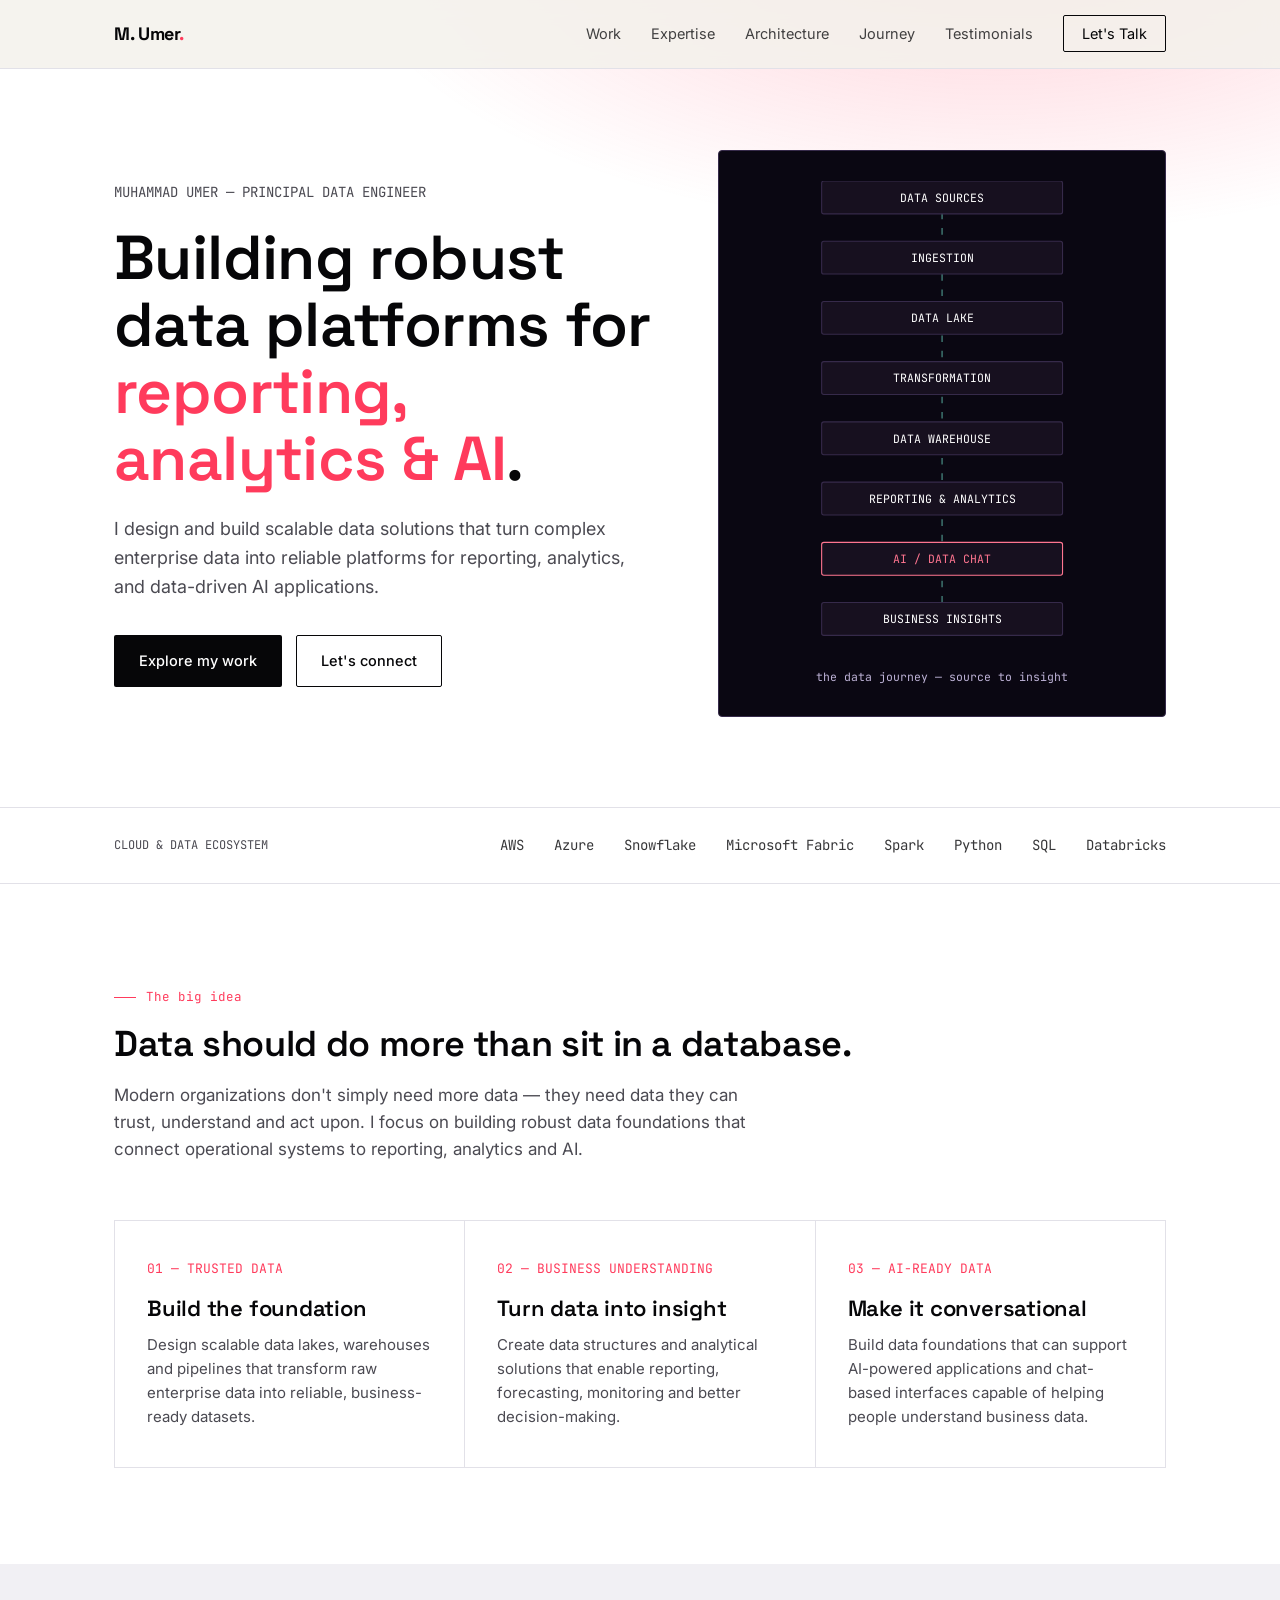
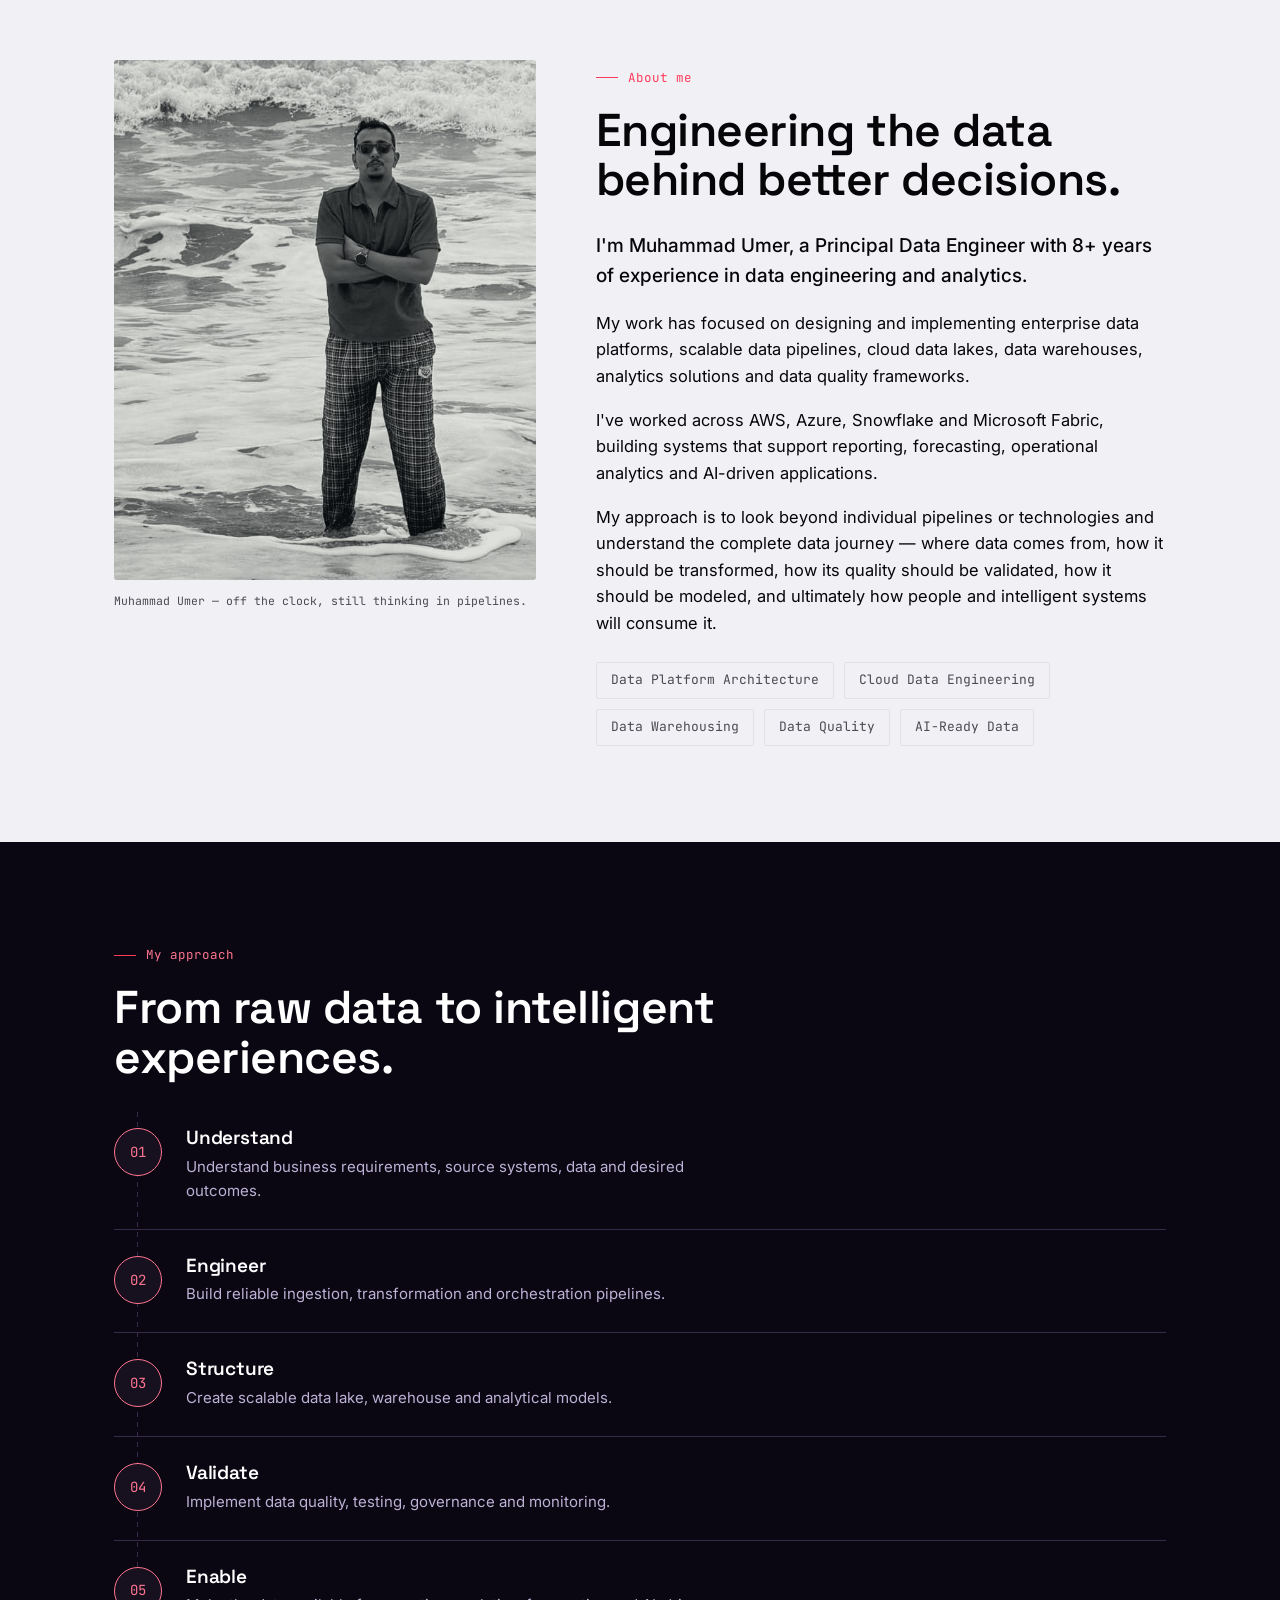
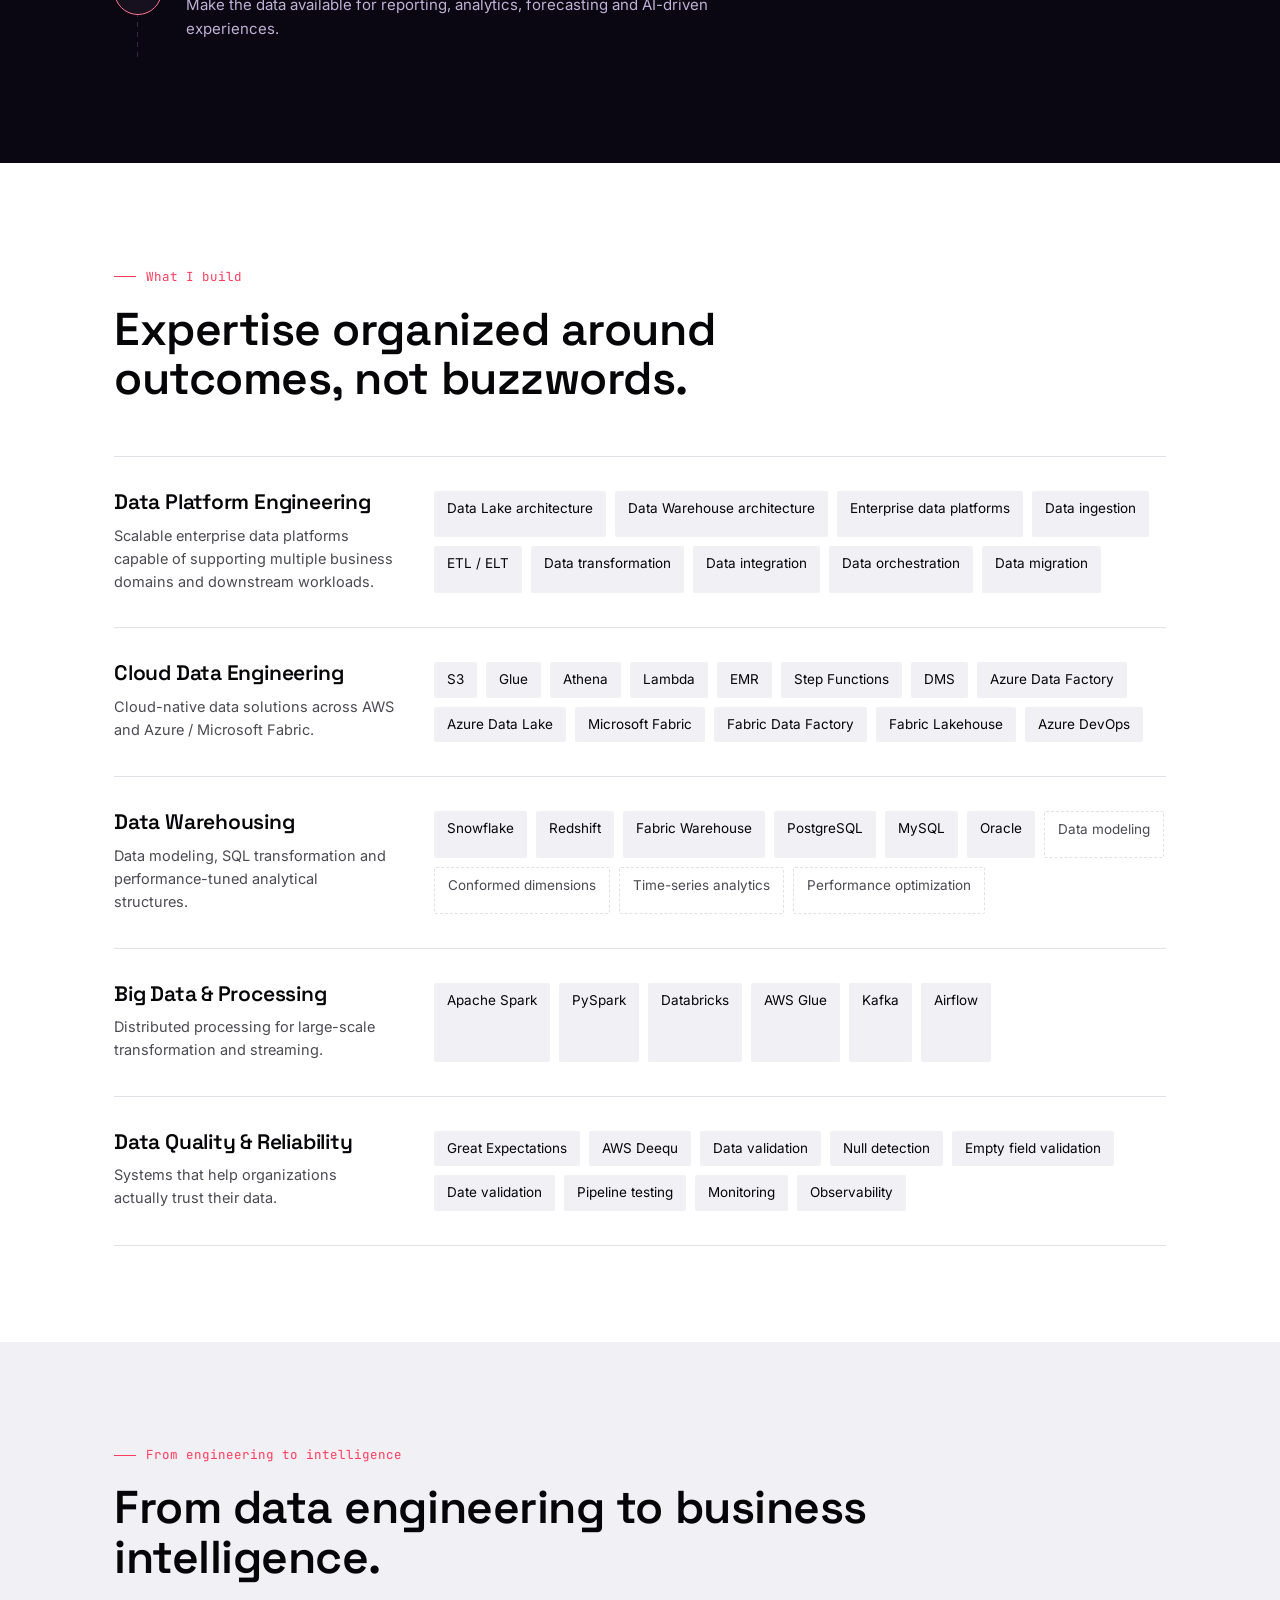
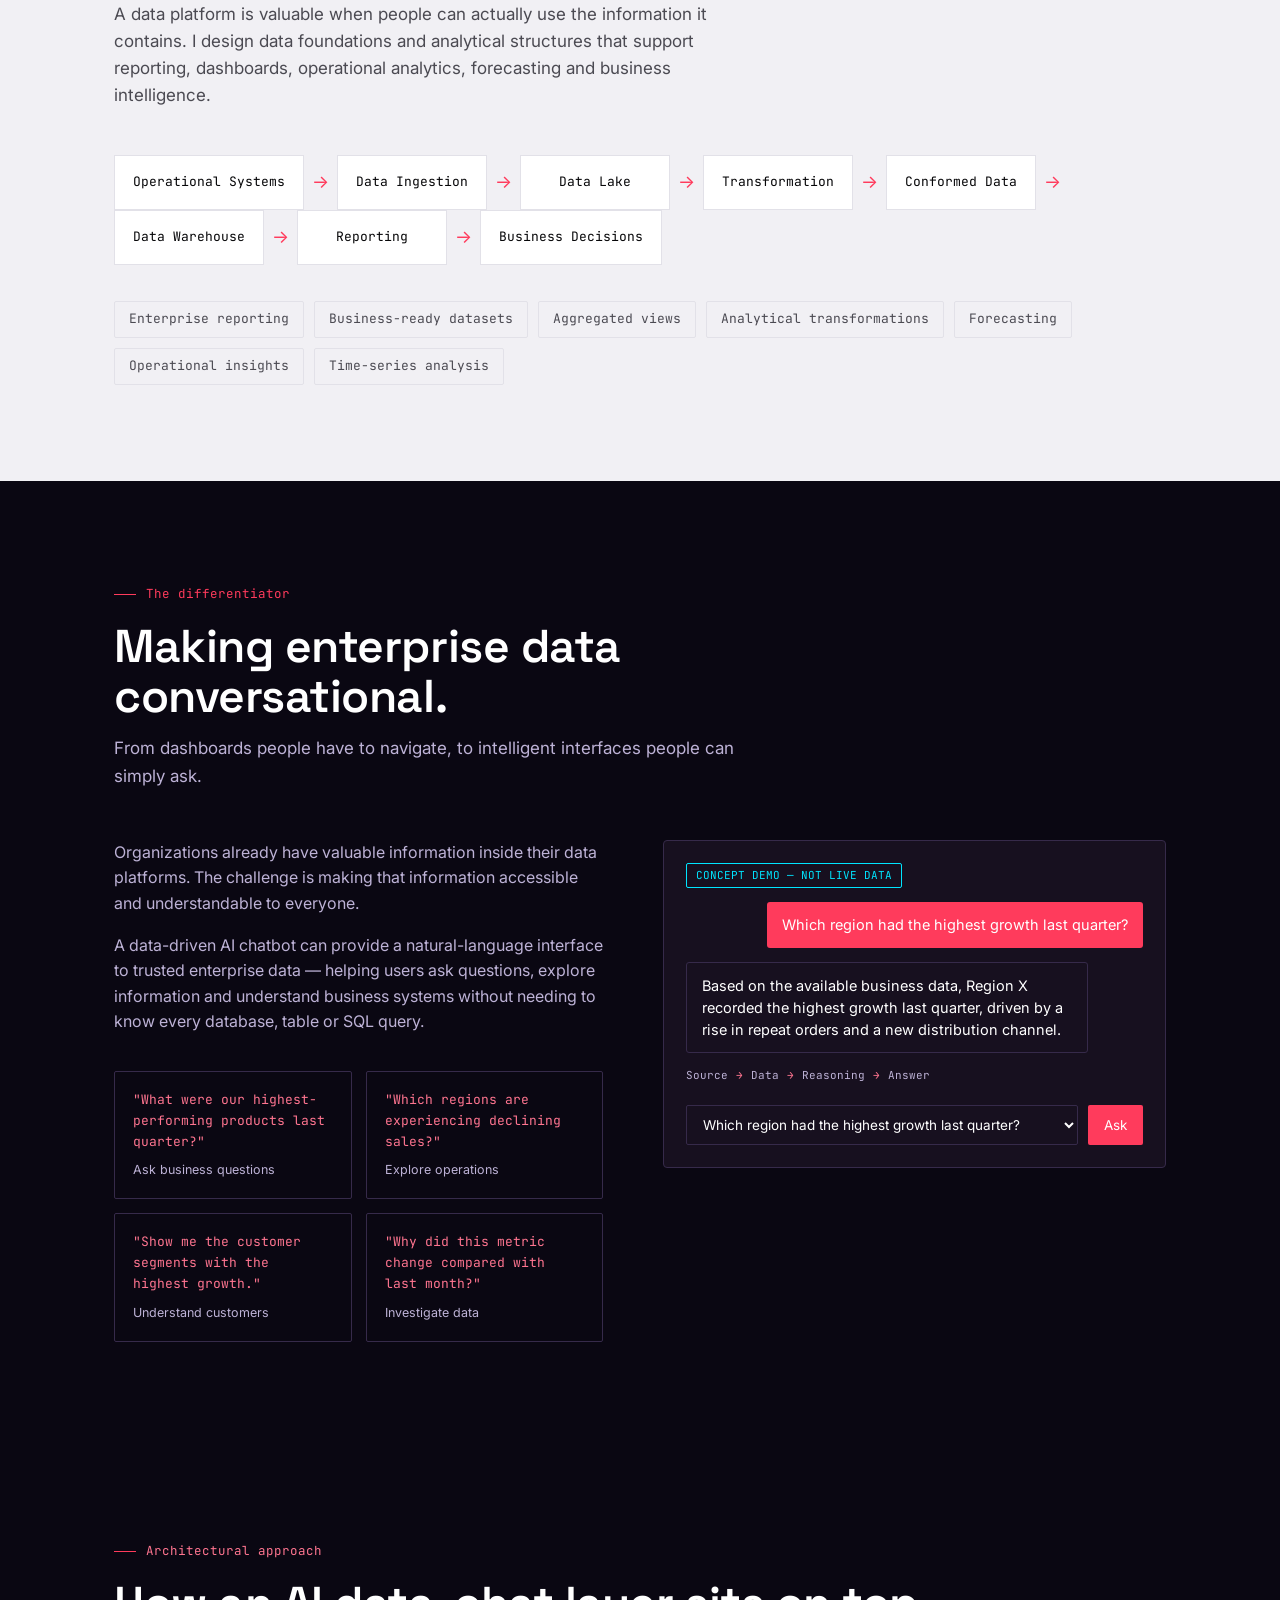
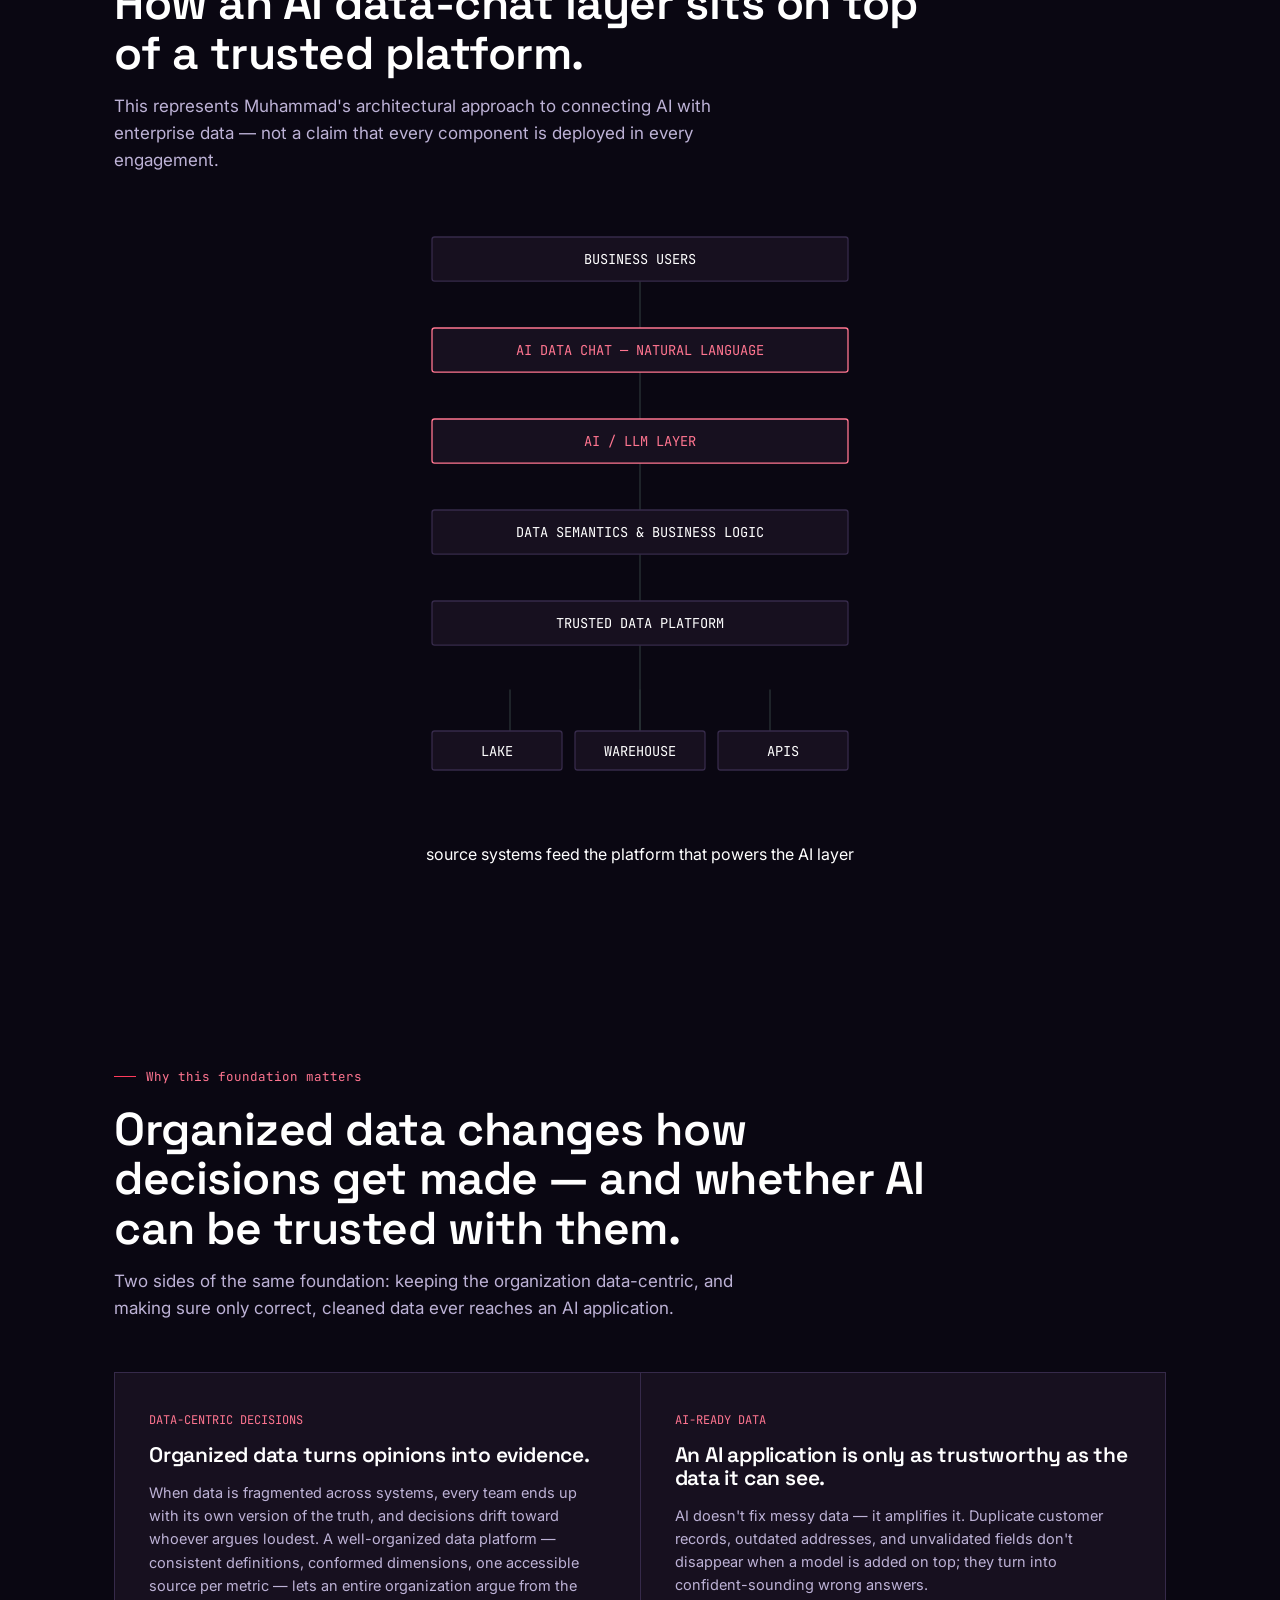
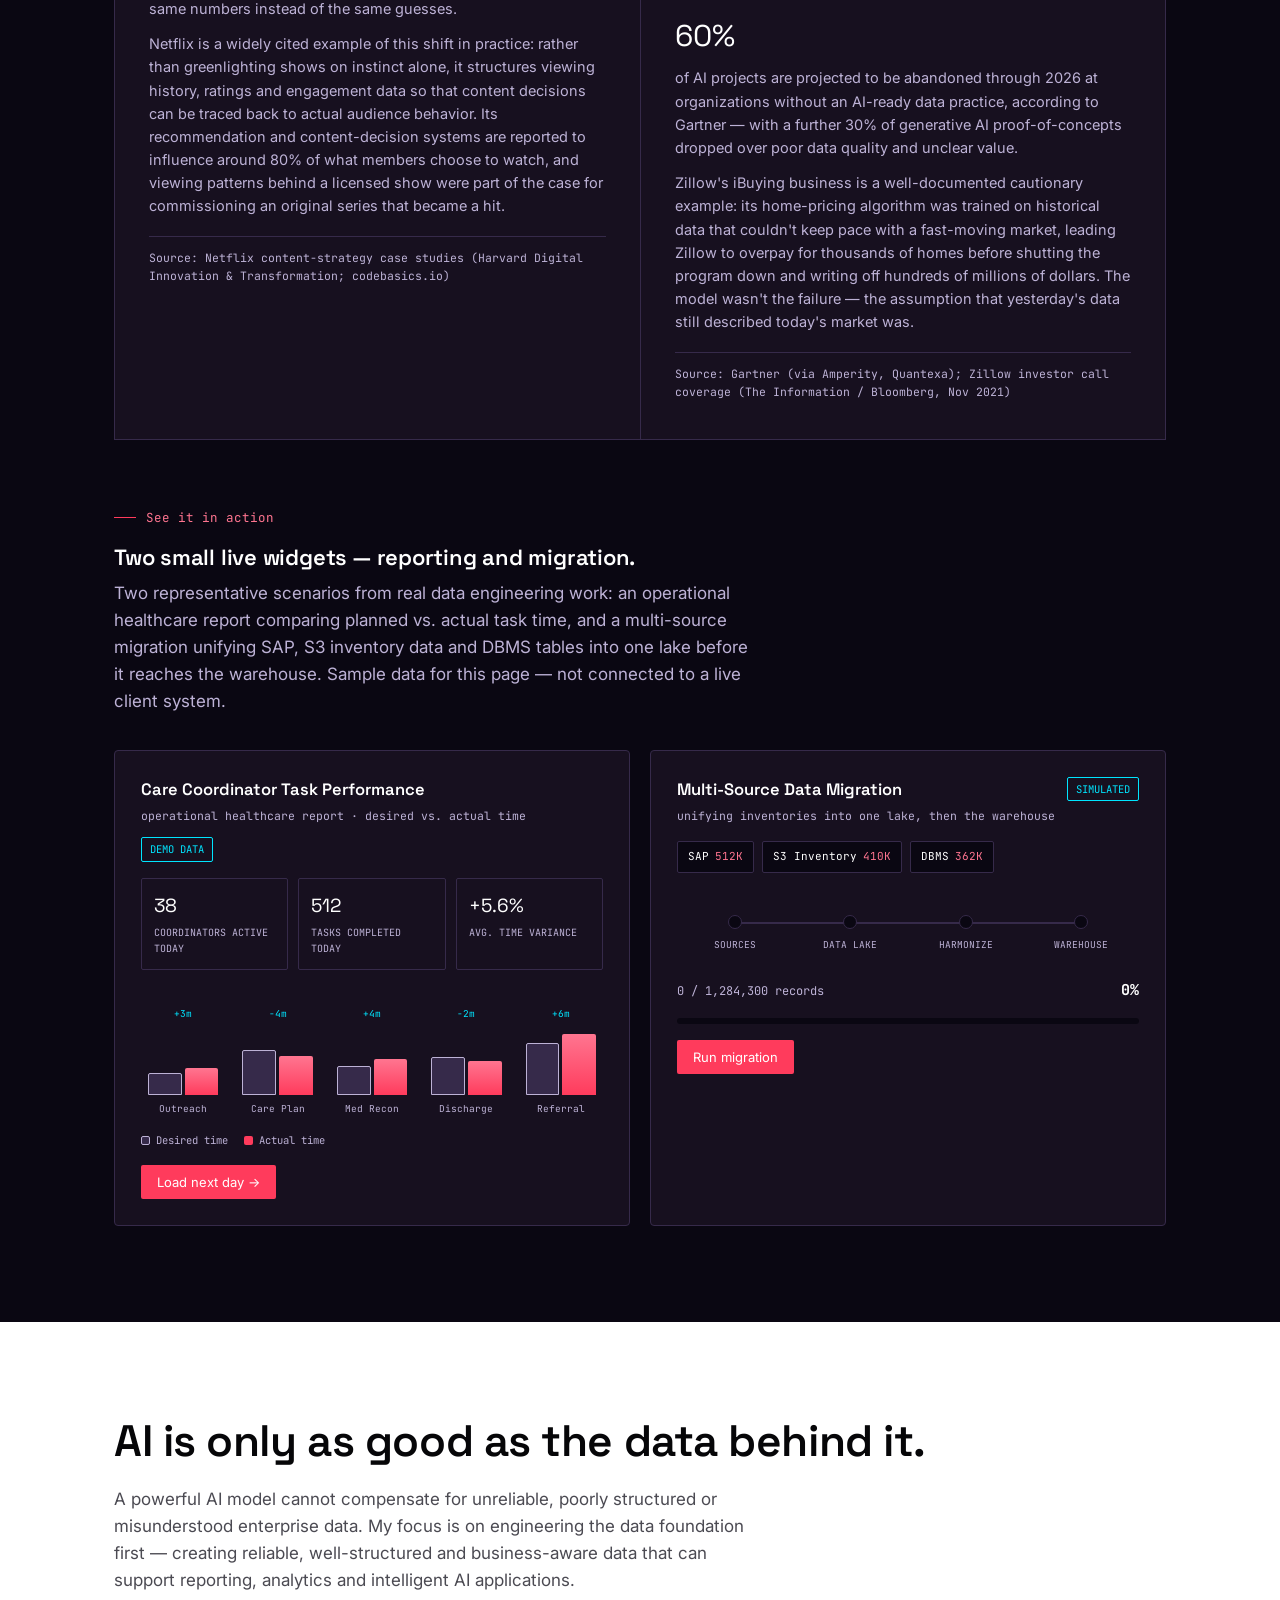
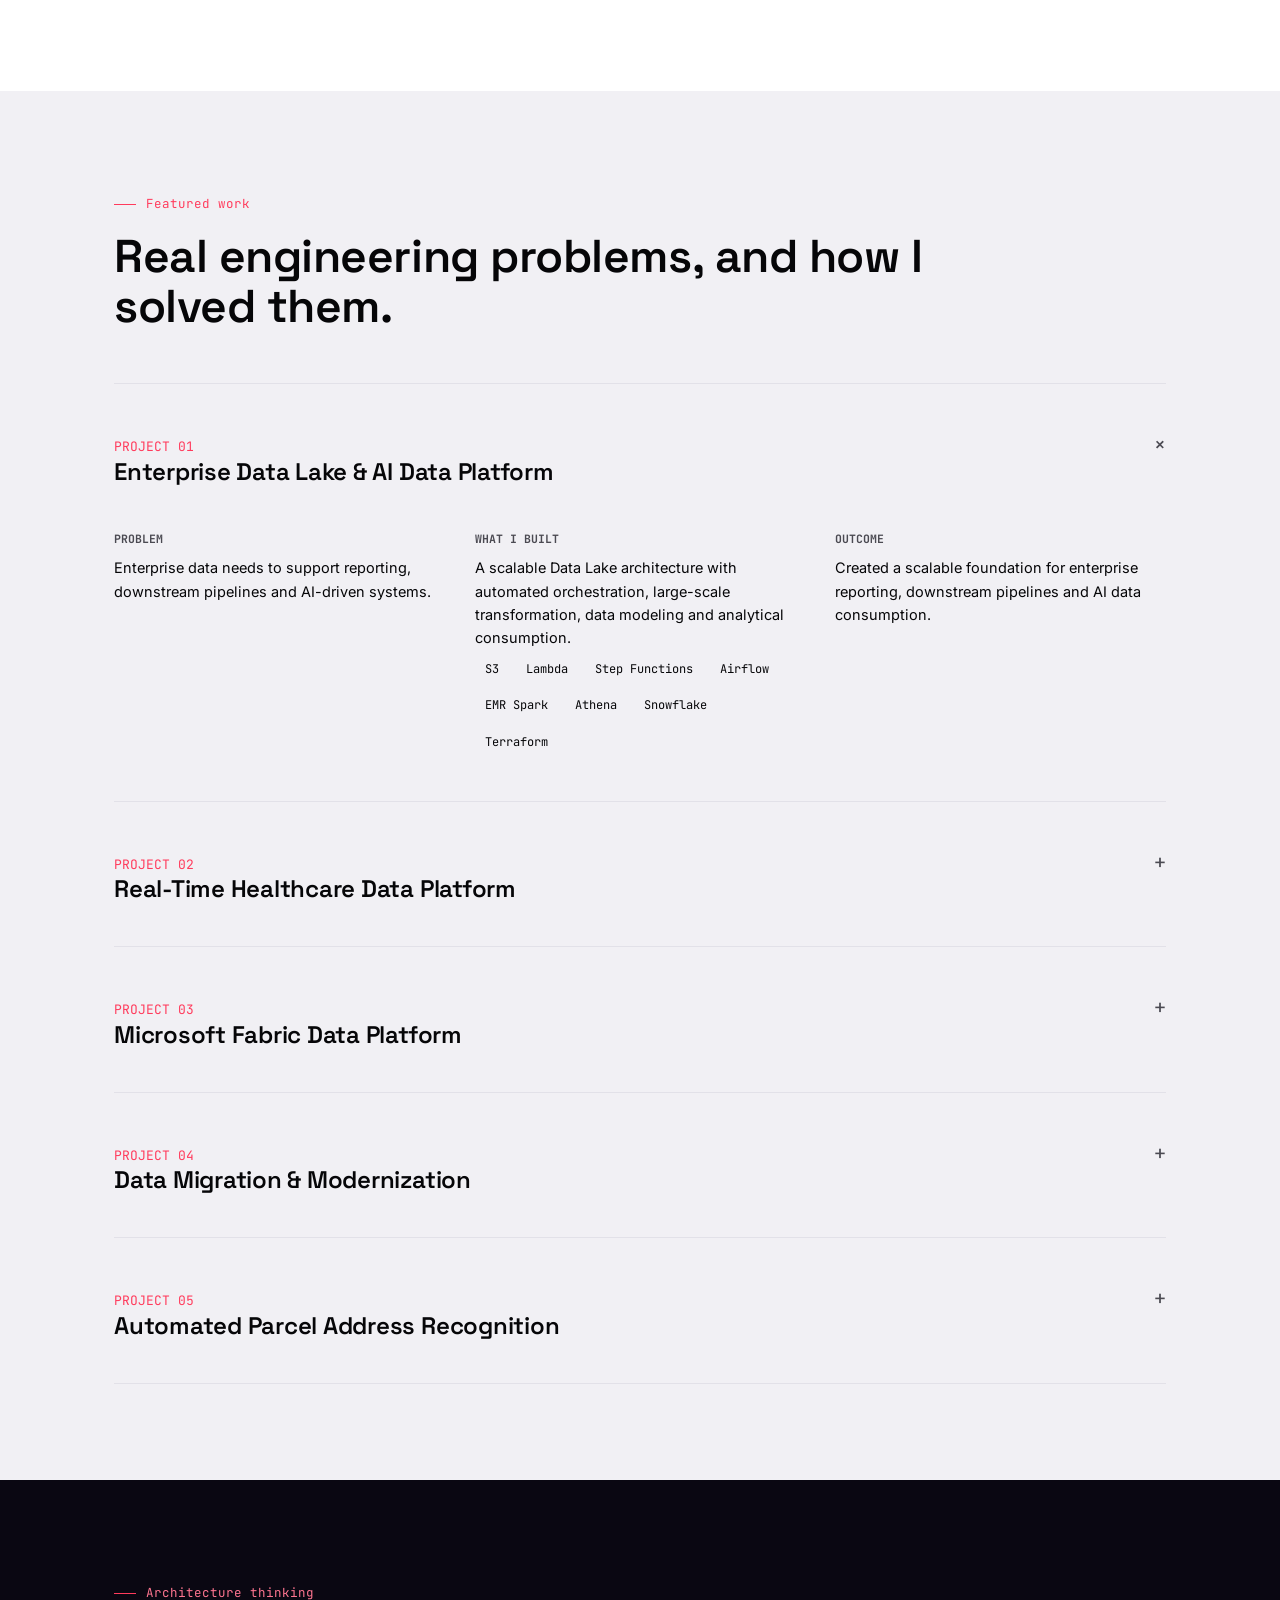
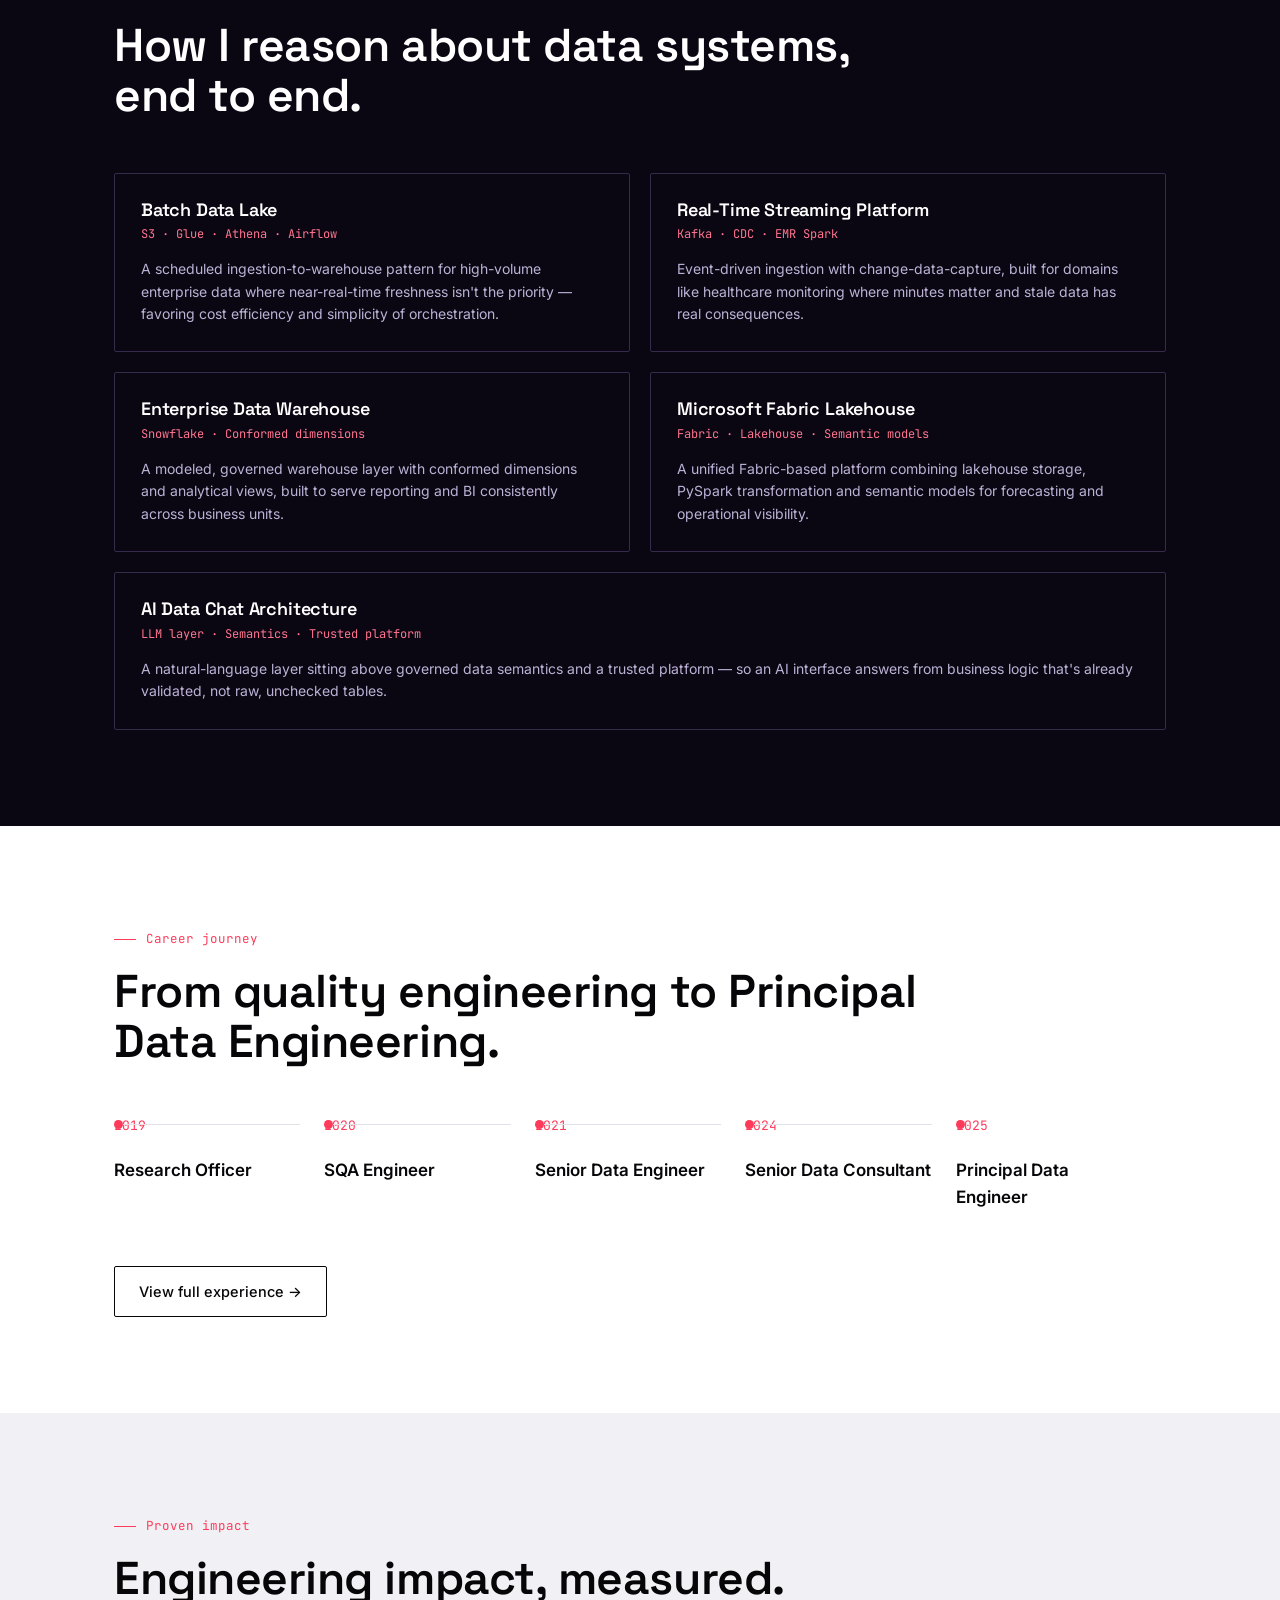
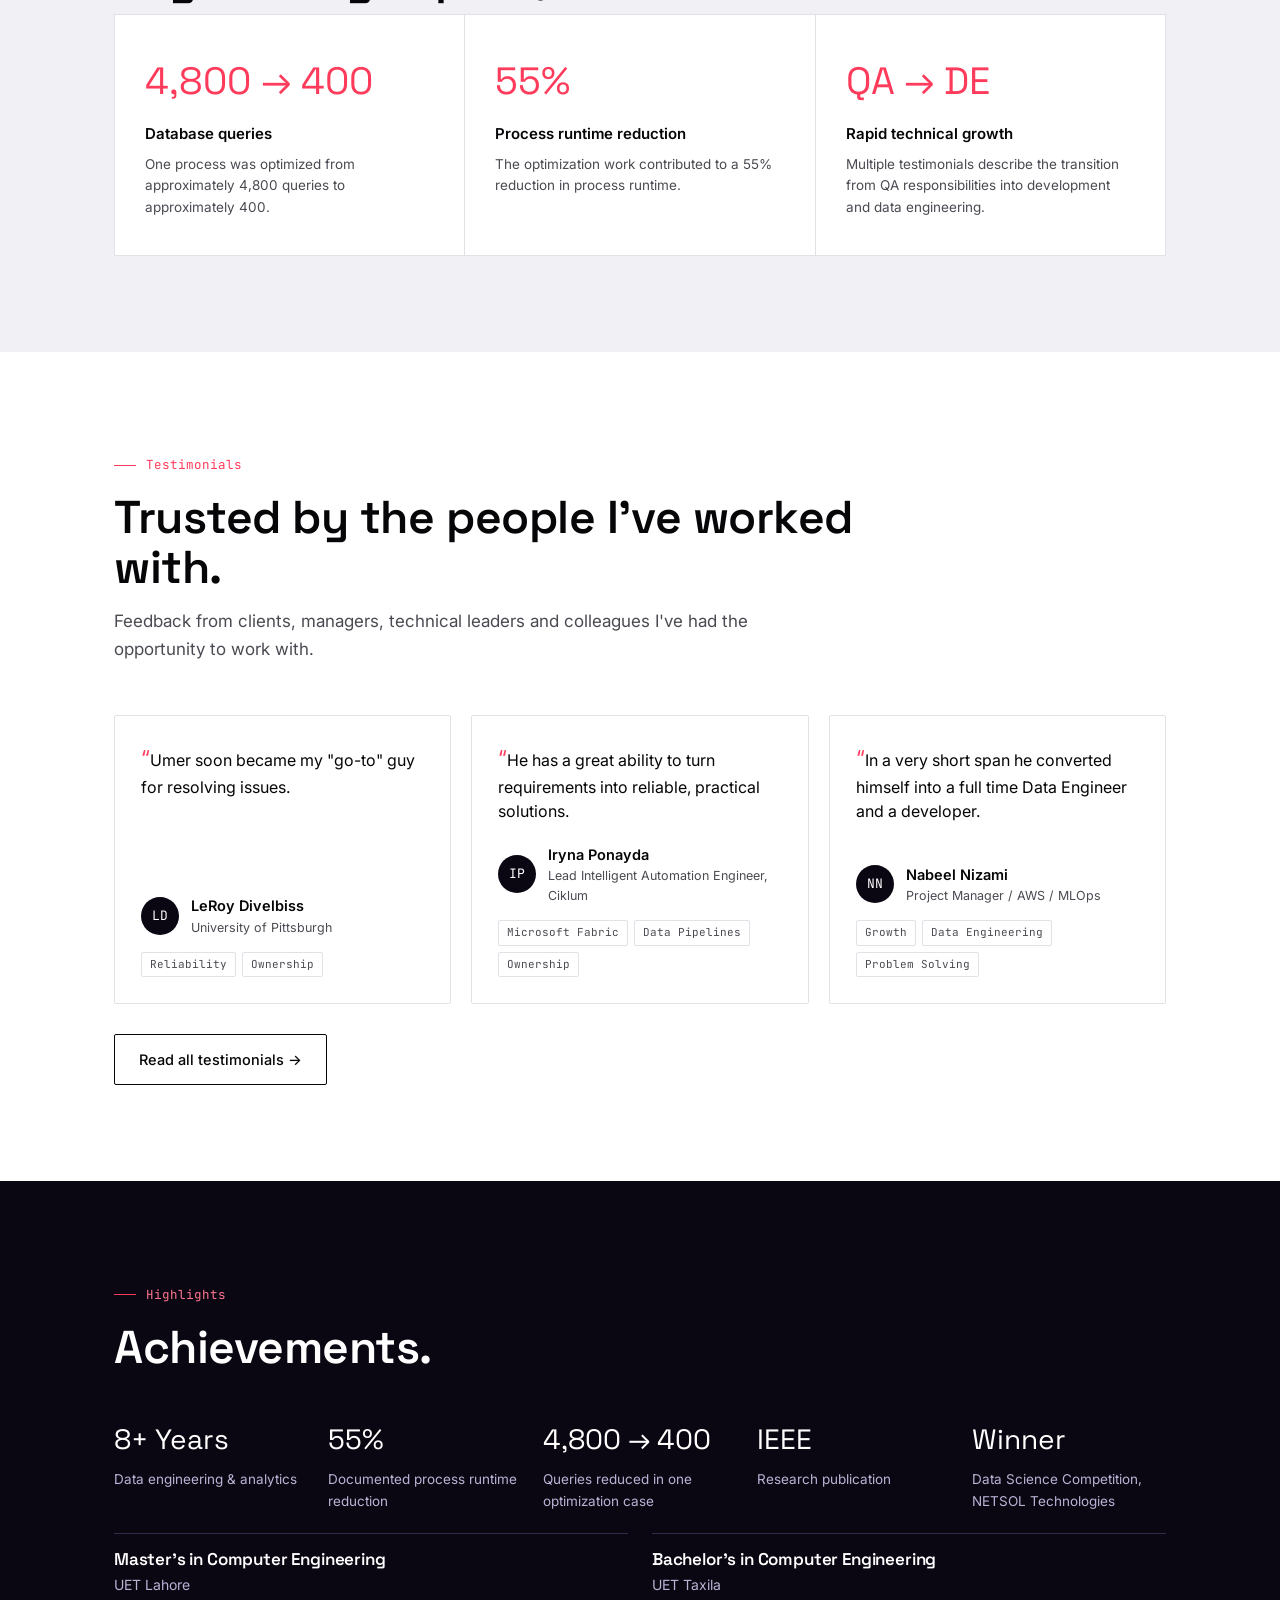
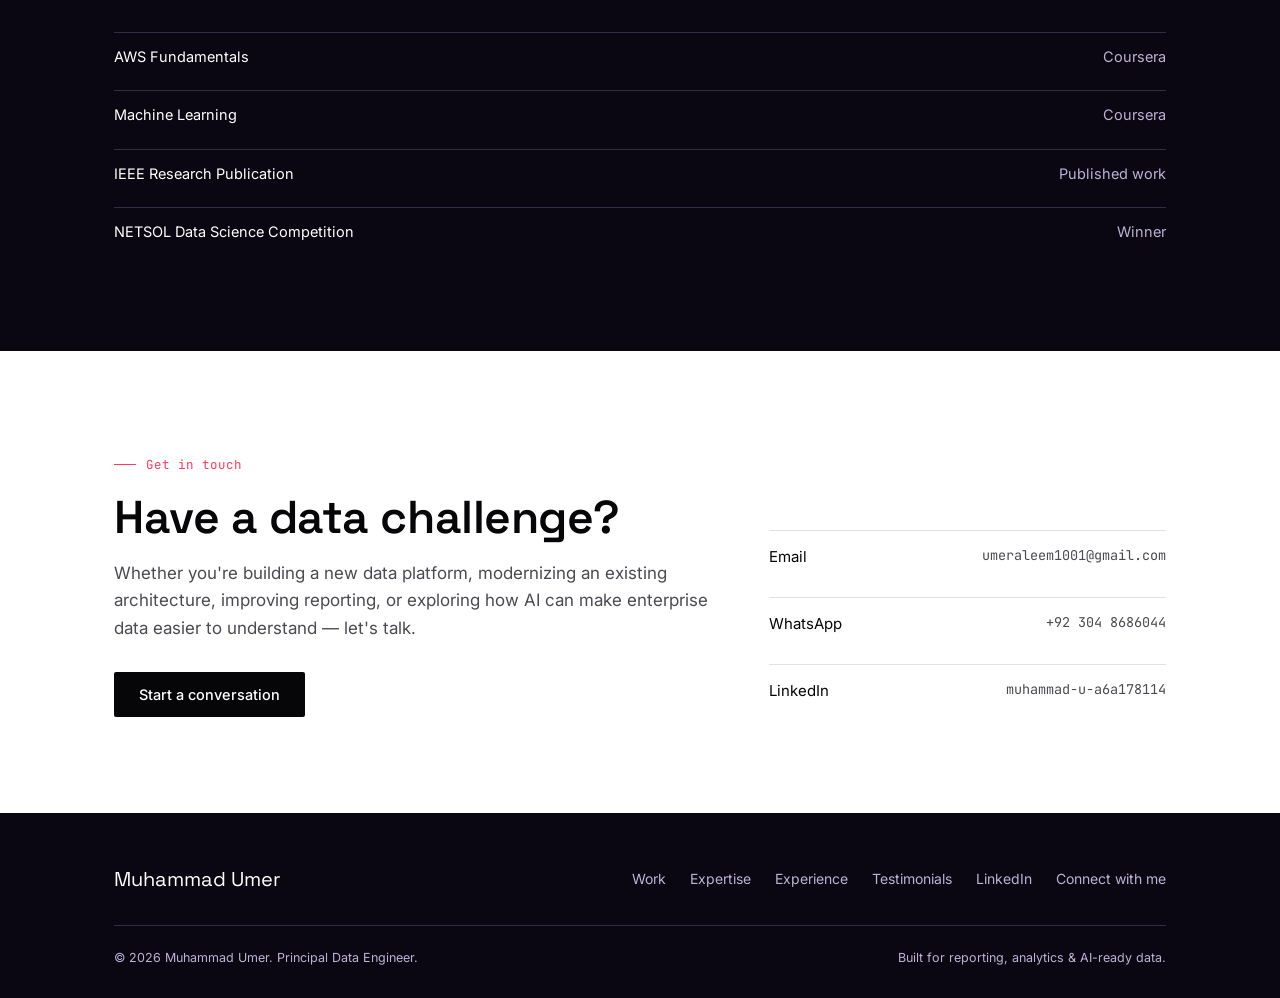
<file: index.html>
<!DOCTYPE html>
<html lang="en">
<head>
<meta charset="UTF-8">
<meta name="viewport" content="width=device-width, initial-scale=1.0">
<title>Muhammad Umer | Principal Data Engineer | Data Platforms &amp; AI</title>
<meta name="description" content="Muhammad Umer is a Principal Data Engineer specializing in robust data platforms, cloud data engineering, enterprise reporting, analytics and AI-ready data solutions across AWS, Azure, Snowflake and Microsoft Fabric.">
<link rel="icon" href="data:,">
<link rel="preconnect" href="https://fonts.googleapis.com">
<link href="https://fonts.googleapis.com/css2?family=Space+Grotesk:wght@500;600;700&family=Inter:wght@400;500;600&family=JetBrains+Mono:wght@400;500&display=swap" rel="stylesheet">
<link rel="stylesheet" href="style.css">
</head>
<body>

<nav class="nav">
  <div class="wrap">
    <a href="#top" class="nav-mark">M. Umer<span>.</span></a>
    <ul class="nav-links" id="navLinks">
      <li><a href="#work">Work</a></li>
      <li><a href="#expertise">Expertise</a></li>
      <li><a href="#architecture">Architecture</a></li>
      <li><a href="#journey">Journey</a></li>
      <li><a href="#testimonials">Testimonials</a></li>
      <li><a href="#contact" class="nav-cta" data-open-modal>Let's Talk</a></li>
    </ul>
    <button class="nav-toggle" id="navToggle" aria-label="Toggle menu">
      <svg width="24" height="18" viewBox="0 0 24 18"><rect width="24" height="2" fill="currentColor"/><rect y="8" width="24" height="2" fill="currentColor"/><rect y="16" width="24" height="2" fill="currentColor"/></svg>
    </button>
  </div>
</nav>

<!-- ============ HERO ============ -->
<header class="hero" id="top">
  <div class="wrap hero-grid">
    <div>
      <div class="hero-name mono">MUHAMMAD UMER — PRINCIPAL DATA ENGINEER</div>
      <h1>Building robust data platforms for <em>reporting, analytics &amp; AI</em>.</h1>
      <p class="hero-sub">I design and build scalable data solutions that turn complex enterprise data into reliable platforms for reporting, analytics, and data-driven AI applications.</p>
      <div class="hero-ctas">
        <a href="#work" class="btn btn-solid">Explore my work</a>
        <a href="#contact" class="btn btn-outline" data-open-modal>Let's connect</a>
      </div>
    </div>

    <div class="flow-card">
      <svg class="flow-svg" viewBox="0 0 360 430" xmlns="http://www.w3.org/2000/svg">
        <path class="flow-path" d="M180 15 V 415" stroke="#4E948A" stroke-width="1.5" fill="none" opacity="0.7"/>
        <g class="flow-node"><rect x="70" y="0" width="220" height="30" rx="2"/><text x="180" y="19" text-anchor="middle">DATA SOURCES</text></g>
        <g class="flow-node"><rect x="70" y="55" width="220" height="30" rx="2"/><text x="180" y="74" text-anchor="middle">INGESTION</text></g>
        <g class="flow-node"><rect x="70" y="110" width="220" height="30" rx="2"/><text x="180" y="129" text-anchor="middle">DATA LAKE</text></g>
        <g class="flow-node"><rect x="70" y="165" width="220" height="30" rx="2"/><text x="180" y="184" text-anchor="middle">TRANSFORMATION</text></g>
        <g class="flow-node"><rect x="70" y="220" width="220" height="30" rx="2"/><text x="180" y="239" text-anchor="middle">DATA WAREHOUSE</text></g>
        <g class="flow-node"><rect x="70" y="275" width="220" height="30" rx="2"/><text x="180" y="294" text-anchor="middle">REPORTING &amp; ANALYTICS</text></g>
        <g class="flow-node is-ai"><rect x="70" y="330" width="220" height="30" rx="2"/><text x="180" y="349" text-anchor="middle">AI / DATA CHAT</text></g>
        <g class="flow-node"><rect x="70" y="385" width="220" height="30" rx="2"/><text x="180" y="404" text-anchor="middle">BUSINESS INSIGHTS</text></g>
      </svg>
      <div class="flow-caption">the data journey — source to insight</div>
    </div>
  </div>
</header>

<!-- ============ TRUST BAR ============ -->
<div class="trust">
  <div class="wrap">
    <span class="trust-label">CLOUD &amp; DATA ECOSYSTEM</span>
    <div class="trust-items">
      <span>AWS</span><span>Azure</span><span>Snowflake</span><span>Microsoft Fabric</span><span>Spark</span><span>Python</span><span>SQL</span><span>Databricks</span>
    </div>
  </div>
</div>

<!-- ============ BIG IDEA ============ -->
<section class="section">
  <div class="wrap">
    <div class="eyebrow">The big idea</div>
    <h2 class="idea-statement">Data should do more than sit in a database.</h2>
    <p class="kicker">Modern organizations don't simply need more data — they need data they can trust, understand and act upon. I focus on building robust data foundations that connect operational systems to reporting, analytics and AI.</p>

    <div class="idea-cards">
      <div class="idea-card">
        <div class="idea-num">01 — TRUSTED DATA</div>
        <h3>Build the foundation</h3>
        <p>Design scalable data lakes, warehouses and pipelines that transform raw enterprise data into reliable, business-ready datasets.</p>
      </div>
      <div class="idea-card">
        <div class="idea-num">02 — BUSINESS UNDERSTANDING</div>
        <h3>Turn data into insight</h3>
        <p>Create data structures and analytical solutions that enable reporting, forecasting, monitoring and better decision-making.</p>
      </div>
      <div class="idea-card">
        <div class="idea-num">03 — AI-READY DATA</div>
        <h3>Make it conversational</h3>
        <p>Build data foundations that can support AI-powered applications and chat-based interfaces capable of helping people understand business data.</p>
      </div>
    </div>
  </div>
</section>

<!-- ============ ABOUT ============ -->
<section class="section on-dim" id="about">
  <div class="wrap about-grid">
    <div class="about-photo">
      <img src="assets/umer-portrait-mono.jpg" alt="Muhammad Umer" loading="lazy">
      <div class="about-photo-cap">Muhammad Umer — off the clock, still thinking in pipelines.</div>
    </div>
    <div>
      <div class="eyebrow">About me</div>
      <h2 class="h-lg" style="margin-bottom:26px;">Engineering the data behind better decisions.</h2>
      <div class="about-copy">
        <p class="lead">I'm Muhammad Umer, a Principal Data Engineer with 8+ years of experience in data engineering and analytics.</p>
        <p>My work has focused on designing and implementing enterprise data platforms, scalable data pipelines, cloud data lakes, data warehouses, analytics solutions and data quality frameworks.</p>
        <p>I've worked across AWS, Azure, Snowflake and Microsoft Fabric, building systems that support reporting, forecasting, operational analytics and AI-driven applications.</p>
        <p>My approach is to look beyond individual pipelines or technologies and understand the complete data journey — where data comes from, how it should be transformed, how its quality should be validated, how it should be modeled, and ultimately how people and intelligent systems will consume it.</p>
      </div>
      <div class="chip-row">
        <span class="chip">Data Platform Architecture</span>
        <span class="chip">Cloud Data Engineering</span>
        <span class="chip">Data Warehousing</span>
        <span class="chip">Data Quality</span>
        <span class="chip">AI-Ready Data</span>
      </div>
    </div>
  </div>
</section>

<!-- ============ APPROACH ============ -->
<section class="section on-dark">
  <div class="wrap">
    <div class="eyebrow">My approach</div>
    <h2 class="h-lg">From raw data to intelligent experiences.</h2>
    <div class="steps">
      <div class="step">
        <div class="step-num mono">01</div>
        <div><h4>Understand</h4><p>Understand business requirements, source systems, data and desired outcomes.</p></div>
      </div>
      <div class="step">
        <div class="step-num mono">02</div>
        <div><h4>Engineer</h4><p>Build reliable ingestion, transformation and orchestration pipelines.</p></div>
      </div>
      <div class="step">
        <div class="step-num mono">03</div>
        <div><h4>Structure</h4><p>Create scalable data lake, warehouse and analytical models.</p></div>
      </div>
      <div class="step">
        <div class="step-num mono">04</div>
        <div><h4>Validate</h4><p>Implement data quality, testing, governance and monitoring.</p></div>
      </div>
      <div class="step">
        <div class="step-num mono">05</div>
        <div><h4>Enable</h4><p>Make the data available for reporting, analytics, forecasting and AI-driven experiences.</p></div>
      </div>
    </div>
  </div>
</section>

<!-- ============ EXPERTISE ============ -->
<section class="section" id="expertise">
  <div class="wrap">
    <div class="section-head">
      <div class="eyebrow">What I build</div>
      <h2 class="h-lg">Expertise organized around outcomes, not buzzwords.</h2>
    </div>

    <div class="expertise-list">
      <div class="expertise-row">
        <div>
          <h3>Data Platform Engineering</h3>
          <p class="exp-desc">Scalable enterprise data platforms capable of supporting multiple business domains and downstream workloads.</p>
        </div>
        <div class="tag-grid">
          <span class="tag">Data Lake architecture</span><span class="tag">Data Warehouse architecture</span><span class="tag">Enterprise data platforms</span><span class="tag">Data ingestion</span><span class="tag">ETL / ELT</span><span class="tag">Data transformation</span><span class="tag">Data integration</span><span class="tag">Data orchestration</span><span class="tag">Data migration</span>
        </div>
      </div>

      <div class="expertise-row">
        <div>
          <h3>Cloud Data Engineering</h3>
          <p class="exp-desc">Cloud-native data solutions across AWS and Azure / Microsoft Fabric.</p>
        </div>
        <div class="tag-grid">
          <span class="tag">S3</span><span class="tag">Glue</span><span class="tag">Athena</span><span class="tag">Lambda</span><span class="tag">EMR</span><span class="tag">Step Functions</span><span class="tag">DMS</span>
          <span class="tag">Azure Data Factory</span><span class="tag">Azure Data Lake</span><span class="tag">Microsoft Fabric</span><span class="tag">Fabric Data Factory</span><span class="tag">Fabric Lakehouse</span><span class="tag">Azure DevOps</span>
        </div>
      </div>

      <div class="expertise-row">
        <div>
          <h3>Data Warehousing</h3>
          <p class="exp-desc">Data modeling, SQL transformation and performance-tuned analytical structures.</p>
        </div>
        <div class="tag-grid">
          <span class="tag">Snowflake</span><span class="tag">Redshift</span><span class="tag">Fabric Warehouse</span><span class="tag">PostgreSQL</span><span class="tag">MySQL</span><span class="tag">Oracle</span>
          <span class="tag is-focus">Data modeling</span><span class="tag is-focus">Conformed dimensions</span><span class="tag is-focus">Time-series analytics</span><span class="tag is-focus">Performance optimization</span>
        </div>
      </div>

      <div class="expertise-row">
        <div>
          <h3>Big Data &amp; Processing</h3>
          <p class="exp-desc">Distributed processing for large-scale transformation and streaming.</p>
        </div>
        <div class="tag-grid">
          <span class="tag">Apache Spark</span><span class="tag">PySpark</span><span class="tag">Databricks</span><span class="tag">AWS Glue</span><span class="tag">Kafka</span><span class="tag">Airflow</span>
        </div>
      </div>

      <div class="expertise-row">
        <div>
          <h3>Data Quality &amp; Reliability</h3>
          <p class="exp-desc">Systems that help organizations actually trust their data.</p>
        </div>
        <div class="tag-grid">
          <span class="tag">Great Expectations</span><span class="tag">AWS Deequ</span><span class="tag">Data validation</span><span class="tag">Null detection</span><span class="tag">Empty field validation</span><span class="tag">Date validation</span><span class="tag">Pipeline testing</span><span class="tag">Monitoring</span><span class="tag">Observability</span>
        </div>
      </div>
    </div>
  </div>
</section>

<!-- ============ REPORTING & ANALYTICS ============ -->
<section class="section on-dim">
  <div class="wrap">
    <div class="eyebrow">From engineering to intelligence</div>
    <h2 class="h-lg">From data engineering to business intelligence.</h2>
    <p class="kicker" style="margin-top:18px;">A data platform is valuable when people can actually use the information it contains. I design data foundations and analytical structures that support reporting, dashboards, operational analytics, forecasting and business intelligence.</p>

    <div class="pipeline">
      <div class="pipeline-node">Operational Systems</div><div class="pipeline-arrow">→</div>
      <div class="pipeline-node">Data Ingestion</div><div class="pipeline-arrow">→</div>
      <div class="pipeline-node">Data Lake</div><div class="pipeline-arrow">→</div>
      <div class="pipeline-node">Transformation</div><div class="pipeline-arrow">→</div>
      <div class="pipeline-node">Conformed Data</div><div class="pipeline-arrow">→</div>
      <div class="pipeline-node">Data Warehouse</div><div class="pipeline-arrow">→</div>
      <div class="pipeline-node">Reporting</div><div class="pipeline-arrow">→</div>
      <div class="pipeline-node">Business Decisions</div>
    </div>

    <div class="chip-row" style="margin-top:36px;">
      <span class="chip">Enterprise reporting</span><span class="chip">Business-ready datasets</span><span class="chip">Aggregated views</span><span class="chip">Analytical transformations</span><span class="chip">Forecasting</span><span class="chip">Operational insights</span><span class="chip">Time-series analysis</span>
    </div>
  </div>
</section>

<!-- ============ AI CHATBOTS ============ -->
<section class="section ai-section" id="ai">
  <div class="wrap">
    <div class="eyebrow">The differentiator</div>
    <h2 class="h-lg">Making enterprise data conversational.</h2>
    <p class="kicker" style="margin-top:14px; color:var(--muted-dark);">From dashboards people have to navigate, to intelligent interfaces people can simply ask.</p>

    <div class="ai-grid" style="margin-top:50px;">
      <div class="ai-copy">
        <p>Organizations already have valuable information inside their data platforms. The challenge is making that information accessible and understandable to everyone.</p>
        <p>A data-driven AI chatbot can provide a natural-language interface to trusted enterprise data — helping users ask questions, explore information and understand business systems without needing to know every database, table or SQL query.</p>

        <div class="ai-usecases">
          <div class="usecase"><div class="q">"What were our highest-performing products last quarter?"</div><div class="label">Ask business questions</div></div>
          <div class="usecase"><div class="q">"Which regions are experiencing declining sales?"</div><div class="label">Explore operations</div></div>
          <div class="usecase"><div class="q">"Show me the customer segments with the highest growth."</div><div class="label">Understand customers</div></div>
          <div class="usecase"><div class="q">"Why did this metric change compared with last month?"</div><div class="label">Investigate data</div></div>
        </div>
      </div>

      <div>
        <div class="chat-demo">
          <span class="chat-demo-tag">CONCEPT DEMO — NOT LIVE DATA</span>
          <div class="chat-msg user" id="demoQuestion">Which region had the highest growth last quarter?</div>
          <div class="chat-msg ai" id="demoAnswer">Based on the available business data, Region X recorded the highest growth last quarter, driven by a rise in repeat orders and a new distribution channel.</div>
          <div class="chat-trace" id="demoTrace">
            <span>Source</span><span>Data</span><span>Reasoning</span><span>Answer</span>
          </div>
          <div class="chat-input-row">
            <select id="demoSelect">
              <option value="0">Which region had the highest growth last quarter?</option>
              <option value="1">What data sources contribute to this report?</option>
              <option value="2">Show me customer segments with the highest growth.</option>
            </select>
            <button id="demoAsk">Ask</button>
          </div>
        </div>
      </div>
    </div>
  </div>
</section>

<!-- ============ AI DATA ARCHITECTURE ============ -->
<section class="section on-dark">
  <div class="wrap">
    <div class="eyebrow">Architectural approach</div>
    <h2 class="h-lg">How an AI data-chat layer sits on top of a trusted platform.</h2>
    <p class="kicker" style="color:var(--muted-dark); margin-top:14px;">This represents Muhammad's architectural approach to connecting AI with enterprise data — not a claim that every component is deployed in every engagement.</p>

    <div style="max-width:520px; margin:50px auto 0;">
      <svg viewBox="0 0 400 460" width="100%" xmlns="http://www.w3.org/2000/svg">
        <path d="M200 40 V420" stroke="#2A3336" stroke-width="1"/>
        <g class="flow-node"><rect x="40" y="10" width="320" height="34" rx="2"/><text x="200" y="31" text-anchor="middle">BUSINESS USERS</text></g>
        <g class="flow-node is-ai"><rect x="40" y="80" width="320" height="34" rx="2"/><text x="200" y="101" text-anchor="middle">AI DATA CHAT — NATURAL LANGUAGE</text></g>
        <g class="flow-node is-ai"><rect x="40" y="150" width="320" height="34" rx="2"/><text x="200" y="171" text-anchor="middle">AI / LLM LAYER</text></g>
        <g class="flow-node"><rect x="40" y="220" width="320" height="34" rx="2"/><text x="200" y="241" text-anchor="middle">DATA SEMANTICS &amp; BUSINESS LOGIC</text></g>
        <g class="flow-node"><rect x="40" y="290" width="320" height="34" rx="2"/><text x="200" y="311" text-anchor="middle">TRUSTED DATA PLATFORM</text></g>
        <path d="M100 358 V390 M200 358 V390 M300 358 V390" stroke="#2A3336" stroke-width="1"/>
        <g class="flow-node"><rect x="40" y="390" width="100" height="30" rx="2"/><text x="90" y="409" text-anchor="middle">LAKE</text></g>
        <g class="flow-node"><rect x="150" y="390" width="100" height="30" rx="2"/><text x="200" y="409" text-anchor="middle">WAREHOUSE</text></g>
        <g class="flow-node"><rect x="260" y="390" width="100" height="30" rx="2"/><text x="310" y="409" text-anchor="middle">APIS</text></g>
      </svg>
      <div class="flow-caption" style="text-align:center; margin-top:12px;">source systems feed the platform that powers the AI layer</div>
    </div>
  </div>
</section>

<!-- ============ WHY THE FOUNDATION MATTERS ============ -->
<section class="section on-dark">
  <div class="wrap">
    <div class="eyebrow">Why this foundation matters</div>
    <h2 class="h-lg">Organized data changes how decisions get made — and whether AI can be trusted with them.</h2>
    <p class="kicker" style="color:var(--muted-dark); margin-top:14px;">Two sides of the same foundation: keeping the organization data-centric, and making sure only correct, cleaned data ever reaches an AI application.</p>

    <div class="evidence-grid">
      <div class="evidence-card">
        <div class="evidence-tag">DATA-CENTRIC DECISIONS</div>
        <h3>Organized data turns opinions into evidence.</h3>
        <p>When data is fragmented across systems, every team ends up with its own version of the truth, and decisions drift toward whoever argues loudest. A well-organized data platform — consistent definitions, conformed dimensions, one accessible source per metric — lets an entire organization argue from the same numbers instead of the same guesses.</p>
        <p>Netflix is a widely cited example of this shift in practice: rather than greenlighting shows on instinct alone, it structures viewing history, ratings and engagement data so that content decisions can be traced back to actual audience behavior. Its recommendation and content-decision systems are reported to influence around 80% of what members choose to watch, and viewing patterns behind a licensed show were part of the case for commissioning an original series that became a hit.</p>
        <div class="evidence-source">Source: Netflix content-strategy case studies (Harvard Digital Innovation &amp; Transformation; codebasics.io)</div>
      </div>

      <div class="evidence-card">
        <div class="evidence-tag">AI-READY DATA</div>
        <h3>An AI application is only as trustworthy as the data it can see.</h3>
        <p>AI doesn't fix messy data — it amplifies it. Duplicate customer records, outdated addresses, and unvalidated fields don't disappear when a model is added on top; they turn into confident-sounding wrong answers.</p>
        <div class="evidence-stat">60%</div>
        <p style="margin-top:0;">of AI projects are projected to be abandoned through 2026 at organizations without an AI-ready data practice, according to Gartner — with a further 30% of generative AI proof-of-concepts dropped over poor data quality and unclear value.</p>
        <p>Zillow's iBuying business is a well-documented cautionary example: its home-pricing algorithm was trained on historical data that couldn't keep pace with a fast-moving market, leading Zillow to overpay for thousands of homes before shutting the program down and writing off hundreds of millions of dollars. The model wasn't the failure — the assumption that yesterday's data still described today's market was.</p>
        <div class="evidence-source">Source: Gartner (via Amperity, Quantexa); Zillow investor call coverage (The Information / Bloomberg, Nov 2021)</div>
      </div>
    </div>

    <div style="margin-top:60px;">
      <div class="eyebrow">See it in action</div>
      <h3 style="color:var(--paper); font-size:22px; margin-bottom:10px;">Two small live widgets — reporting and migration.</h3>
      <p class="kicker" style="color:var(--muted-dark); max-width:640px;">Two representative scenarios from real data engineering work: an operational healthcare report comparing planned vs. actual task time, and a multi-source migration unifying SAP, S3 inventory data and DBMS tables into one lake before it reaches the warehouse. Sample data for this page — not connected to a live client system.</p>
    </div>

    <div class="widgets-grid">
      <!-- Reporting widget -->
      <div class="widget-card">
        <div class="widget-head">
          <div>
            <div class="widget-title">Care Coordinator Task Performance</div>
            <div class="widget-sub">operational healthcare report · desired vs. actual time</div>
          </div>
          <span class="widget-tag">DEMO DATA</span>
        </div>

        <div class="kpi-row">
          <div class="kpi"><div class="kpi-val" id="kpiCoordinators">38</div><div class="kpi-label">COORDINATORS ACTIVE TODAY</div></div>
          <div class="kpi"><div class="kpi-val" id="kpiTasks">512</div><div class="kpi-label">TASKS COMPLETED TODAY</div></div>
          <div class="kpi"><div class="kpi-val" id="kpiVariance">+5.6%</div><div class="kpi-label">AVG. TIME VARIANCE</div></div>
        </div>

        <div class="bar-chart" id="barChart">
          <div class="bar-col"><div class="bar-diff">+3m</div><div class="bar-pair"><div class="bar-fill desired" style="height:33%;"></div><div class="bar-fill actual" style="height:40%;"></div></div><div class="bar-name">Outreach</div></div>
          <div class="bar-col"><div class="bar-diff">-4m</div><div class="bar-pair"><div class="bar-fill desired" style="height:67%;"></div><div class="bar-fill actual" style="height:58%;"></div></div><div class="bar-name">Care Plan</div></div>
          <div class="bar-col"><div class="bar-diff">+4m</div><div class="bar-pair"><div class="bar-fill desired" style="height:44%;"></div><div class="bar-fill actual" style="height:53%;"></div></div><div class="bar-name">Med Recon</div></div>
          <div class="bar-col"><div class="bar-diff">-2m</div><div class="bar-pair"><div class="bar-fill desired" style="height:56%;"></div><div class="bar-fill actual" style="height:51%;"></div></div><div class="bar-name">Discharge</div></div>
          <div class="bar-col"><div class="bar-diff">+6m</div><div class="bar-pair"><div class="bar-fill desired" style="height:78%;"></div><div class="bar-fill actual" style="height:91%;"></div></div><div class="bar-name">Referral</div></div>
        </div>
        <div class="bar-legend"><span><i class="desired"></i>Desired time</span><span><i class="actual"></i>Actual time</span></div>

        <button class="widget-btn" id="refreshReport">Load next day →</button>
      </div>

      <!-- Migration widget -->
      <div class="widget-card">
        <div class="widget-head">
          <div>
            <div class="widget-title">Multi-Source Data Migration</div>
            <div class="widget-sub">unifying inventories into one lake, then the warehouse</div>
          </div>
          <span class="widget-tag">SIMULATED</span>
        </div>

        <div class="source-chips">
          <span class="source-chip">SAP<em>512K</em></span>
          <span class="source-chip">S3 Inventory<em>410K</em></span>
          <span class="source-chip">DBMS<em>362K</em></span>
        </div>

        <div class="migration-track">
          <div class="migration-line"><div class="migration-line-fill" id="migLineFill"></div></div>
          <div class="migration-stages">
            <div class="migration-stage"><div class="migration-dot" id="dotSource"></div><div class="migration-stage-label">SOURCES</div></div>
            <div class="migration-stage"><div class="migration-dot" id="dotStaging"></div><div class="migration-stage-label">DATA LAKE</div></div>
            <div class="migration-stage"><div class="migration-dot" id="dotValidate"></div><div class="migration-stage-label">HARMONIZE</div></div>
            <div class="migration-stage"><div class="migration-dot" id="dotWarehouse"></div><div class="migration-stage-label">WAREHOUSE</div></div>
          </div>
        </div>

        <div class="migration-progress-row">
          <span id="migRecords">0 / 1,284,300 records</span>
          <strong id="migPercent">0%</strong>
        </div>
        <div class="progress-bar"><div class="progress-bar-fill" id="migProgressFill"></div></div>

        <button class="widget-btn" id="runMigration">Run migration</button>
      </div>
    </div>
  </div>
</section>

<!-- ============ DIFFERENTIATOR STATEMENT ============ -->
<section class="section statement">
  <div class="wrap">
    <h2>AI is only as good as the data behind it.</h2>
    <p>A powerful AI model cannot compensate for unreliable, poorly structured or misunderstood enterprise data. My focus is on engineering the data foundation first — creating reliable, well-structured and business-aware data that can support reporting, analytics and intelligent AI applications.</p>
  </div>
</section>

<!-- ============ PROJECTS ============ -->
<section class="section on-dim" id="work">
  <div class="wrap">
    <div class="section-head">
      <div class="eyebrow">Featured work</div>
      <h2 class="h-lg">Real engineering problems, and how I solved them.</h2>
    </div>

    <div class="project is-open">
      <div class="project-head" data-toggle-project>
        <div><span class="project-index mono">PROJECT 01</span><h3>Enterprise Data Lake &amp; AI Data Platform</h3></div>
        <span class="project-toggle">+</span>
      </div>
      <div class="project-body"><div class="project-body-inner">
        <div class="project-cols">
          <div class="project-col"><h5>PROBLEM</h5><p>Enterprise data needs to support reporting, downstream pipelines and AI-driven systems.</p></div>
          <div class="project-col"><h5>WHAT I BUILT</h5><p>A scalable Data Lake architecture with automated orchestration, large-scale transformation, data modeling and analytical consumption.</p>
            <div class="project-tags"><span>S3</span><span>Lambda</span><span>Step Functions</span><span>Airflow</span><span>EMR Spark</span><span>Athena</span><span>Snowflake</span><span>Terraform</span></div>
          </div>
          <div class="project-col"><h5>OUTCOME</h5><p>Created a scalable foundation for enterprise reporting, downstream pipelines and AI data consumption.</p></div>
        </div>
      </div></div>
    </div>

    <div class="project">
      <div class="project-head" data-toggle-project>
        <div><span class="project-index mono">PROJECT 02</span><h3>Real-Time Healthcare Data Platform</h3></div>
        <span class="project-toggle">+</span>
      </div>
      <div class="project-body"><div class="project-body-inner">
        <div class="project-cols">
          <div class="project-col"><h5>PROBLEM</h5><p>Healthcare professionals need timely access to device and patient readings.</p></div>
          <div class="project-col"><h5>SOLUTION</h5><p>Integrated Kafka-based ingestion with AWS data infrastructure, implementing near-real-time data synchronization and processing.</p>
            <div class="project-tags"><span>Kafka</span><span>AWS Lambda</span><span>CDC</span><span>S3</span><span>Step Functions</span><span>EMR Spark</span><span>Snowflake</span></div>
          </div>
          <div class="project-col"><h5>OUTCOME</h5><p>Enabled real-time analytics that help healthcare professionals monitor patient readings and identify critical conditions.</p></div>
        </div>
      </div></div>
    </div>

    <div class="project">
      <div class="project-head" data-toggle-project>
        <div><span class="project-index mono">PROJECT 03</span><h3>Microsoft Fabric Data Platform</h3></div>
        <span class="project-toggle">+</span>
      </div>
      <div class="project-body"><div class="project-body-inner">
        <div class="project-cols">
          <div class="project-col"><h5>PROBLEM</h5><p>Modern enterprise workloads require scalable data processing and analytics.</p></div>
          <div class="project-col"><h5>SOLUTION</h5><p>Designed Microsoft Fabric solutions spanning Data Factory, Lakehouse, PySpark, Dataflows and semantic models.</p>
            <div class="project-tags"><span>Data Factory</span><span>Lakehouse</span><span>PySpark</span><span>Dataflows</span><span>Semantic models</span></div>
          </div>
          <div class="project-col"><h5>OUTCOME</h5><p>Supported forecasting, distributor stock visibility, supply-chain tracking and operational insights.</p></div>
        </div>
      </div></div>
    </div>

    <div class="project">
      <div class="project-head" data-toggle-project>
        <div><span class="project-index mono">PROJECT 04</span><h3>Data Migration &amp; Modernization</h3></div>
        <span class="project-toggle">+</span>
      </div>
      <div class="project-body"><div class="project-body-inner">
        <div class="project-cols">
          <div class="project-col"><h5>PROBLEM</h5><p>Move data from legacy / NoSQL systems into a modern analytical infrastructure.</p></div>
          <div class="project-col"><h5>SOLUTION</h5><p>Built a migration framework using Python, AWS S3, Aurora RDS and Snowflake.</p>
            <div class="project-tags"><span>Python</span><span>AWS S3</span><span>Aurora RDS</span><span>Snowflake</span></div>
          </div>
          <div class="project-col"><h5>OUTCOME</h5><p>Enabled structured migration of JSON and historical data into SQL and analytical environments.</p></div>
        </div>
      </div></div>
    </div>

    <div class="project">
      <div class="project-head" data-toggle-project>
        <div><span class="project-index mono">PROJECT 05</span><h3>Automated Parcel Address Recognition</h3></div>
        <span class="project-toggle">+</span>
      </div>
      <div class="project-body"><div class="project-body-inner">
        <div class="project-cols">
          <div class="project-col"><h5>PROBLEM</h5><p>Automatically identify parcel address information from images.</p></div>
          <div class="project-col"><h5>SOLUTION</h5><p>Built OCR, NLP and API-based processing pipelines.</p>
            <div class="project-tags"><span>Python</span><span>OCR</span><span>NLP</span><span>API</span><span>DOMO</span></div>
          </div>
          <div class="project-col"><h5>OUTCOME</h5><p>Created an automated extraction, mapping, routing and reporting workflow.</p></div>
        </div>
      </div></div>
    </div>
  </div>
</section>

<!-- ============ ARCHITECTURE ============ -->
<section class="section on-dark" id="architecture">
  <div class="wrap">
    <div class="section-head">
      <div class="eyebrow">Architecture thinking</div>
      <h2 class="h-lg">How I reason about data systems, end to end.</h2>
    </div>
    <div class="arch-list">
      <div class="arch-card">
        <h4>Batch Data Lake</h4>
        <div class="arch-meta mono">S3 · Glue · Athena · Airflow</div>
        <p>A scheduled ingestion-to-warehouse pattern for high-volume enterprise data where near-real-time freshness isn't the priority — favoring cost efficiency and simplicity of orchestration.</p>
      </div>
      <div class="arch-card">
        <h4>Real-Time Streaming Platform</h4>
        <div class="arch-meta mono">Kafka · CDC · EMR Spark</div>
        <p>Event-driven ingestion with change-data-capture, built for domains like healthcare monitoring where minutes matter and stale data has real consequences.</p>
      </div>
      <div class="arch-card">
        <h4>Enterprise Data Warehouse</h4>
        <div class="arch-meta mono">Snowflake · Conformed dimensions</div>
        <p>A modeled, governed warehouse layer with conformed dimensions and analytical views, built to serve reporting and BI consistently across business units.</p>
      </div>
      <div class="arch-card">
        <h4>Microsoft Fabric Lakehouse</h4>
        <div class="arch-meta mono">Fabric · Lakehouse · Semantic models</div>
        <p>A unified Fabric-based platform combining lakehouse storage, PySpark transformation and semantic models for forecasting and operational visibility.</p>
      </div>
      <div class="arch-card" style="grid-column:1/-1;">
        <h4>AI Data Chat Architecture</h4>
        <div class="arch-meta mono">LLM layer · Semantics · Trusted platform</div>
        <p>A natural-language layer sitting above governed data semantics and a trusted platform — so an AI interface answers from business logic that's already validated, not raw, unchecked tables.</p>
      </div>
    </div>
  </div>
</section>

<!-- ============ CAREER JOURNEY ============ -->
<section class="section" id="journey">
  <div class="wrap">
    <div class="eyebrow">Career journey</div>
    <h2 class="h-lg">From quality engineering to Principal Data Engineering.</h2>

    <div class="timeline">
      <div class="tl-item"><div class="tl-dot"></div><div class="tl-year">2019</div><div class="tl-role">Research Officer</div></div>
      <div class="tl-item"><div class="tl-dot"></div><div class="tl-year">2020</div><div class="tl-role">SQA Engineer</div></div>
      <div class="tl-item"><div class="tl-dot"></div><div class="tl-year">2021</div><div class="tl-role">Senior Data Engineer</div></div>
      <div class="tl-item"><div class="tl-dot"></div><div class="tl-year">2024</div><div class="tl-role">Senior Data Consultant</div></div>
      <div class="tl-item"><div class="tl-dot"></div><div class="tl-year">2025</div><div class="tl-role">Principal Data Engineer</div></div>
    </div>

    <a href="experience.html" class="btn btn-outline" style="margin-top:44px;">View full experience →</a>
  </div>
</section>

<!-- ============ IMPACT ============ -->
<section class="section on-dim">
  <div class="wrap">
    <div class="eyebrow">Proven impact</div>
    <h2 class="h-lg">Engineering impact, measured.</h2>
    <div class="impact-grid">
      <div class="impact-card">
        <div class="impact-num">4,800 → 400</div>
        <div class="impact-label">Database queries</div>
        <div class="impact-desc">One process was optimized from approximately 4,800 queries to approximately 400.</div>
      </div>
      <div class="impact-card">
        <div class="impact-num">55%</div>
        <div class="impact-label">Process runtime reduction</div>
        <div class="impact-desc">The optimization work contributed to a 55% reduction in process runtime.</div>
      </div>
      <div class="impact-card">
        <div class="impact-num">QA → DE</div>
        <div class="impact-label">Rapid technical growth</div>
        <div class="impact-desc">Multiple testimonials describe the transition from QA responsibilities into development and data engineering.</div>
      </div>
    </div>
  </div>
</section>

<!-- ============ TESTIMONIALS ============ -->
<section class="section" id="testimonials">
  <div class="section-head wrap">
    <div class="eyebrow">Testimonials</div>
    <h2 class="h-lg">Trusted by the people I've worked with.</h2>
    <p class="kicker">Feedback from clients, managers, technical leaders and colleagues I've had the opportunity to work with.</p>
  </div>
  <div class="wrap t-grid">
    <div class="t-card">
      <p class="t-quote">Umer soon became my "go-to" guy for resolving issues.</p>
      <div class="t-foot">
        <div class="t-avatar">LD</div>
        <div><div class="t-name">LeRoy Divelbiss</div><div class="t-role">University of Pittsburgh</div></div>
      </div>
      <div class="t-tags"><span>Reliability</span><span>Ownership</span></div>
    </div>
    <div class="t-card">
      <p class="t-quote">He has a great ability to turn requirements into reliable, practical solutions.</p>
      <div class="t-foot">
        <div class="t-avatar">IP</div>
        <div><div class="t-name">Iryna Ponayda</div><div class="t-role">Lead Intelligent Automation Engineer, Ciklum</div></div>
      </div>
      <div class="t-tags"><span>Microsoft Fabric</span><span>Data Pipelines</span><span>Ownership</span></div>
    </div>
    <div class="t-card">
      <p class="t-quote">In a very short span he converted himself into a full time Data Engineer and a developer.</p>
      <div class="t-foot">
        <div class="t-avatar">NN</div>
        <div><div class="t-name">Nabeel Nizami</div><div class="t-role">Project Manager / AWS / MLOps</div></div>
      </div>
      <div class="t-tags"><span>Growth</span><span>Data Engineering</span><span>Problem Solving</span></div>
    </div>
  </div>
  <div class="wrap" style="margin-top:30px;">
    <a href="testimonials.html" class="btn btn-outline">Read all testimonials →</a>
  </div>
</section>

<!-- ============ ACHIEVEMENTS ============ -->
<section class="section on-dark">
  <div class="wrap">
    <div class="eyebrow">Highlights</div>
    <h2 class="h-lg">Achievements.</h2>
    <div class="ach-grid" style="margin-top:44px;">
      <div class="ach-card"><div class="ach-num">8+ Years</div><div class="ach-label">Data engineering &amp; analytics</div></div>
      <div class="ach-card"><div class="ach-num">55%</div><div class="ach-label">Documented process runtime reduction</div></div>
      <div class="ach-card"><div class="ach-num">4,800 → 400</div><div class="ach-label">Queries reduced in one optimization case</div></div>
      <div class="ach-card"><div class="ach-num">IEEE</div><div class="ach-label">Research publication</div></div>
      <div class="ach-card"><div class="ach-num">Winner</div><div class="ach-label">Data Science Competition, NETSOL Technologies</div></div>
    </div>

    <div class="edu-grid">
      <div class="edu-card"><h4>Master's in Computer Engineering</h4><p>UET Lahore</p></div>
      <div class="edu-card"><h4>Bachelor's in Computer Engineering</h4><p>UET Taxila</p></div>
    </div>

    <ul class="cert-list">
      <li><span>AWS Fundamentals</span><span>Coursera</span></li>
      <li><span>Machine Learning</span><span>Coursera</span></li>
      <li><span>IEEE Research Publication</span><span>Published work</span></li>
      <li><span>NETSOL Data Science Competition</span><span>Winner</span></li>
    </ul>
  </div>
</section>

<!-- ============ CONTACT ============ -->
<section class="section contact-section" id="contact">
  <div class="wrap contact-grid">
    <div>
      <div class="eyebrow">Get in touch</div>
      <h2 class="h-lg">Have a data challenge?</h2>
      <p class="kicker" style="margin-top:18px;">Whether you're building a new data platform, modernizing an existing architecture, improving reporting, or exploring how AI can make enterprise data easier to understand — let's talk.</p>
      <button class="btn btn-solid" style="margin-top:30px;" data-open-modal>Start a conversation</button>
    </div>
    <div class="contact-links">
      <a class="contact-link" href="mailto:umeraleem1001@gmail.com"><span>Email</span><span>umeraleem1001@gmail.com</span></a>
      <a class="contact-link" href="https://wa.me/923048686044" target="_blank" rel="noopener"><span>WhatsApp</span><span>+92 304 8686044</span></a>
      <a class="contact-link" href="https://www.linkedin.com/in/muhammad-u-a6a178114/" target="_blank" rel="noopener"><span>LinkedIn</span><span>muhammad-u-a6a178114</span></a>
    </div>
  </div>
</section>

<footer>
  <div class="wrap">
    <div class="footer-top">
      <div class="footer-mark">Muhammad Umer</div>
      <div class="footer-links">
        <a href="#work">Work</a>
        <a href="#expertise">Expertise</a>
        <a href="experience.html">Experience</a>
        <a href="testimonials.html">Testimonials</a>
        <a href="https://www.linkedin.com/in/muhammad-u-a6a178114/" target="_blank" rel="noopener">LinkedIn</a>
        <a href="#contact" data-open-modal>Connect with me</a>
      </div>
    </div>
    <div class="footer-bottom">
      <span>© <span id="year"></span> Muhammad Umer. Principal Data Engineer.</span>
      <span>Built for reporting, analytics &amp; AI-ready data.</span>
    </div>
  </div>
</footer>

<!-- ============ CONTACT MODAL ============ -->
<div class="modal-overlay" id="modalOverlay">
  <div class="modal">
    <button class="modal-close" id="modalClose" aria-label="Close">&times;</button>
    <h3>Let's talk about your data.</h3>
    <p class="kicker">Tell me a bit about what you're working on — I'll get back to you by email.</p>

    <form id="contactForm" action="https://formsubmit.co/umeraleem1001@gmail.com" method="POST">
      <input type="hidden" name="_subject" value="New message from your website">
      <input type="hidden" name="_captcha" value="false">
      <input type="hidden" name="_template" value="table">

      <div class="form-two">
        <div class="form-row">
          <label for="f-name">Name</label>
          <input type="text" id="f-name" name="Name" required>
        </div>
        <div class="form-row">
          <label for="f-email">Email</label>
          <input type="email" id="f-email" name="Email" required>
        </div>
      </div>

      <div class="form-row">
        <label for="f-company">Company</label>
        <input type="text" id="f-company" name="Company">
      </div>

      <div class="form-row">
        <label for="f-need">What are you looking for?</label>
        <select id="f-need" name="Looking for">
          <option>Data Platform</option>
          <option>Data Engineering</option>
          <option>Cloud Migration</option>
          <option>Data Architecture</option>
          <option>Reporting &amp; Analytics</option>
          <option>AI / Data Chatbot</option>
          <option>Data Quality</option>
          <option>Consulting</option>
          <option>Other</option>
        </select>
      </div>

      <div class="form-row">
        <label for="f-message">Message</label>
        <textarea id="f-message" name="Message" required></textarea>
      </div>

      <button type="submit" class="btn btn-solid" style="width:100%; justify-content:center;">Let's talk</button>
      <div class="form-status" id="formStatus"></div>
    </form>
  </div>
</div>

<script src="script.js"></script>
</body>
</html>
</file>
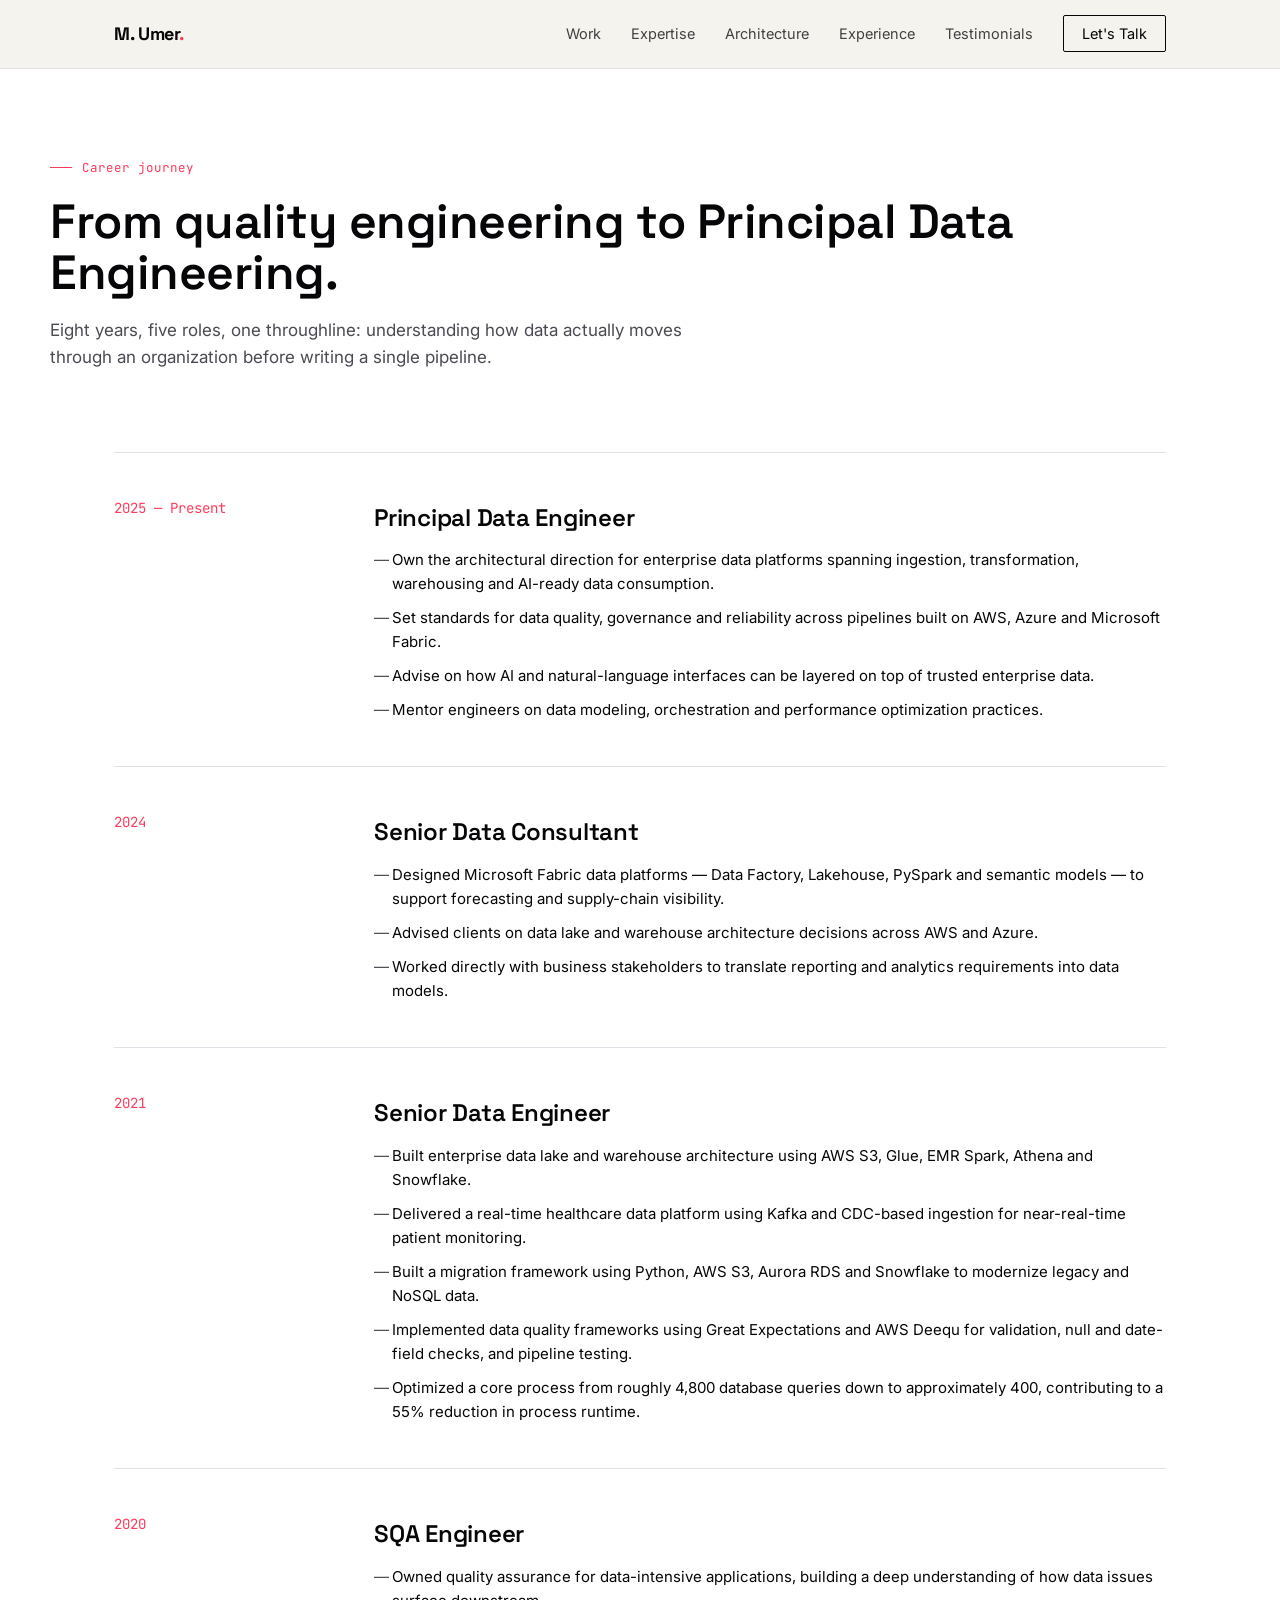
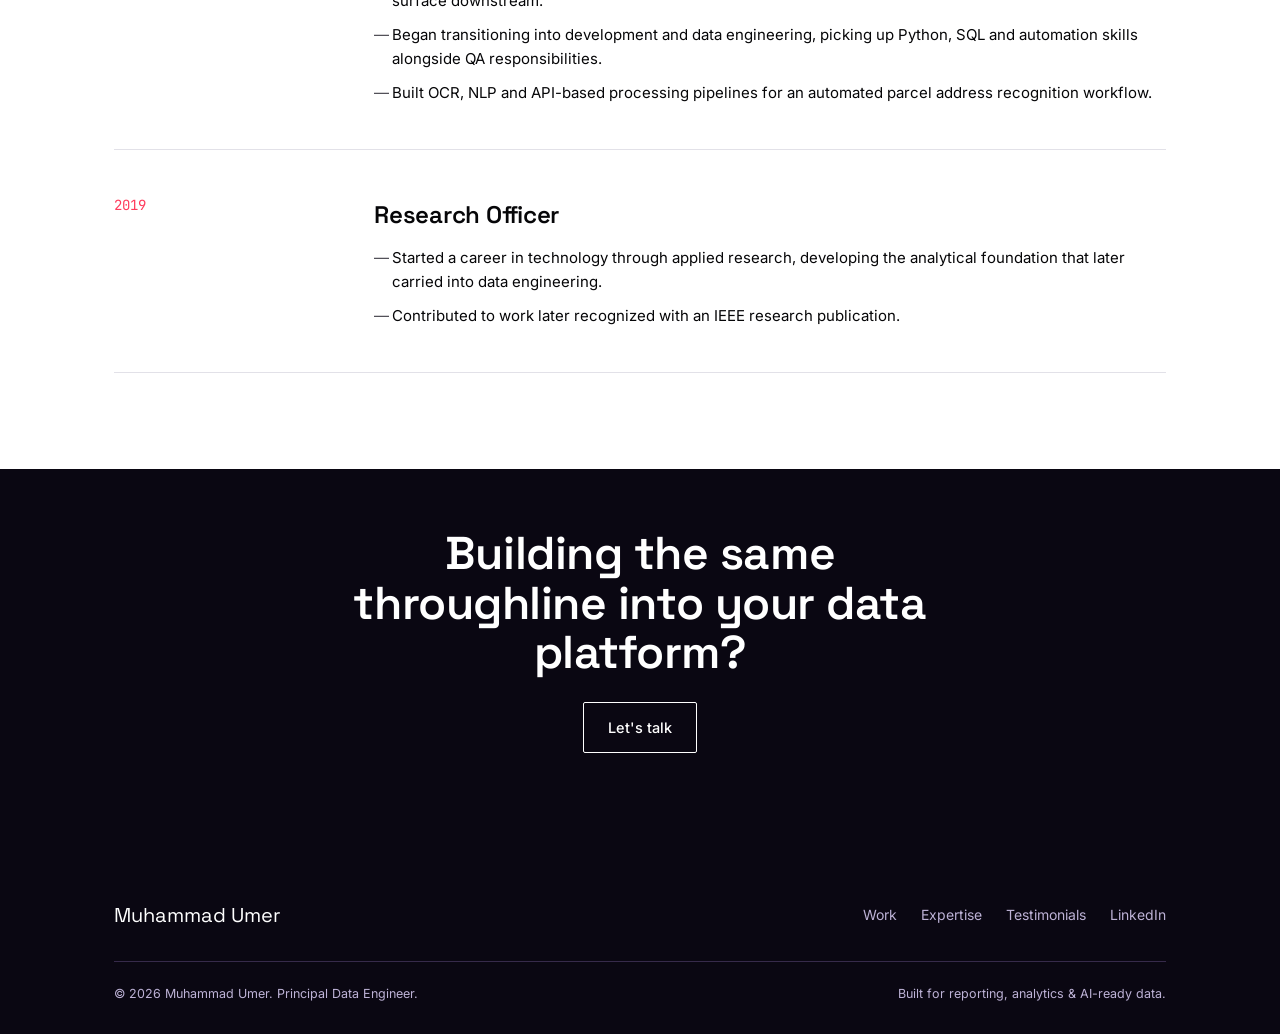
<file: experience.html>
<!DOCTYPE html>
<html lang="en">
<head>
<meta charset="UTF-8">
<meta name="viewport" content="width=device-width, initial-scale=1.0">
<title>Experience — Muhammad Umer | Principal Data Engineer</title>
<meta name="description" content="Full career experience of Muhammad Umer, Principal Data Engineer — from Research Officer to SQA Engineer, Senior Data Engineer, Senior Data Consultant and Principal Data Engineer.">
<link rel="icon" href="data:,">
<link rel="preconnect" href="https://fonts.googleapis.com">
<link href="https://fonts.googleapis.com/css2?family=Space+Grotesk:wght@500;600;700&family=Inter:wght@400;500;600&family=JetBrains+Mono:wght@400;500&display=swap" rel="stylesheet">
<link rel="stylesheet" href="style.css">
<style>
  .xp-hero{ padding:150px 0 60px; }
  .xp-role{ border-top:1px solid var(--line); padding:44px 0; display:grid; grid-template-columns:220px 1fr; gap:40px; }
  .xp-role:last-child{ border-bottom:1px solid var(--line); }
  .xp-year{ font-family:var(--font-mono); color:var(--teal); font-size:14px; }
  .xp-role h3{ font-size:24px; margin-top:8px; }
  .xp-role ul{ margin-top:18px; display:flex; flex-direction:column; gap:10px; }
  .xp-role li{ font-size:15px; color:var(--ink); padding-left:18px; position:relative; }
  .xp-role li::before{ content:"—"; position:absolute; left:0; color:var(--muted); }
  @media (max-width:760px){ .xp-role{ grid-template-columns:1fr; } }
</style>
</head>
<body>

<nav class="nav">
  <div class="wrap">
    <a href="index.html" class="nav-mark">M. Umer<span>.</span></a>
    <ul class="nav-links" id="navLinks">
      <li><a href="index.html#work">Work</a></li>
      <li><a href="index.html#expertise">Expertise</a></li>
      <li><a href="index.html#architecture">Architecture</a></li>
      <li><a href="experience.html">Experience</a></li>
      <li><a href="testimonials.html">Testimonials</a></li>
      <li><a href="index.html#contact" class="nav-cta" data-open-modal>Let's Talk</a></li>
    </ul>
    <button class="nav-toggle" id="navToggle" aria-label="Toggle menu">
      <svg width="24" height="18" viewBox="0 0 24 18"><rect width="24" height="2" fill="currentColor"/><rect y="8" width="24" height="2" fill="currentColor"/><rect y="16" width="24" height="2" fill="currentColor"/></svg>
    </button>
  </div>
</nav>

<header class="xp-hero wrap">
  <div class="eyebrow">Career journey</div>
  <h1 class="h-lg" style="font-size:clamp(30px,4.5vw,48px);">From quality engineering to Principal Data Engineering.</h1>
  <p class="kicker" style="margin-top:18px;">Eight years, five roles, one throughline: understanding how data actually moves through an organization before writing a single pipeline.</p>
</header>

<section class="section" style="padding-top:20px;">
  <div class="wrap">

    <div class="xp-role">
      <div><div class="xp-year">2025 — Present</div></div>
      <div>
        <h3>Principal Data Engineer</h3>
        <ul>
          <li>Own the architectural direction for enterprise data platforms spanning ingestion, transformation, warehousing and AI-ready data consumption.</li>
          <li>Set standards for data quality, governance and reliability across pipelines built on AWS, Azure and Microsoft Fabric.</li>
          <li>Advise on how AI and natural-language interfaces can be layered on top of trusted enterprise data.</li>
          <li>Mentor engineers on data modeling, orchestration and performance optimization practices.</li>
        </ul>
      </div>
    </div>

    <div class="xp-role">
      <div><div class="xp-year">2024</div></div>
      <div>
        <h3>Senior Data Consultant</h3>
        <ul>
          <li>Designed Microsoft Fabric data platforms — Data Factory, Lakehouse, PySpark and semantic models — to support forecasting and supply-chain visibility.</li>
          <li>Advised clients on data lake and warehouse architecture decisions across AWS and Azure.</li>
          <li>Worked directly with business stakeholders to translate reporting and analytics requirements into data models.</li>
        </ul>
      </div>
    </div>

    <div class="xp-role">
      <div><div class="xp-year">2021</div></div>
      <div>
        <h3>Senior Data Engineer</h3>
        <ul>
          <li>Built enterprise data lake and warehouse architecture using AWS S3, Glue, EMR Spark, Athena and Snowflake.</li>
          <li>Delivered a real-time healthcare data platform using Kafka and CDC-based ingestion for near-real-time patient monitoring.</li>
          <li>Built a migration framework using Python, AWS S3, Aurora RDS and Snowflake to modernize legacy and NoSQL data.</li>
          <li>Implemented data quality frameworks using Great Expectations and AWS Deequ for validation, null and date-field checks, and pipeline testing.</li>
          <li>Optimized a core process from roughly 4,800 database queries down to approximately 400, contributing to a 55% reduction in process runtime.</li>
        </ul>
      </div>
    </div>

    <div class="xp-role">
      <div><div class="xp-year">2020</div></div>
      <div>
        <h3>SQA Engineer</h3>
        <ul>
          <li>Owned quality assurance for data-intensive applications, building a deep understanding of how data issues surface downstream.</li>
          <li>Began transitioning into development and data engineering, picking up Python, SQL and automation skills alongside QA responsibilities.</li>
          <li>Built OCR, NLP and API-based processing pipelines for an automated parcel address recognition workflow.</li>
        </ul>
      </div>
    </div>

    <div class="xp-role">
      <div><div class="xp-year">2019</div></div>
      <div>
        <h3>Research Officer</h3>
        <ul>
          <li>Started a career in technology through applied research, developing the analytical foundation that later carried into data engineering.</li>
          <li>Contributed to work later recognized with an IEEE research publication.</li>
        </ul>
      </div>
    </div>

  </div>
</section>

<section class="section on-dark" style="padding-top:60px;">
  <div class="wrap" style="text-align:center;">
    <h2 class="h-lg" style="margin:0 auto 24px; max-width:600px;">Building the same throughline into your data platform?</h2>
    <a href="index.html#contact" class="btn btn-outline" data-open-modal>Let's talk</a>
  </div>
</section>

<footer>
  <div class="wrap">
    <div class="footer-top">
      <div class="footer-mark">Muhammad Umer</div>
      <div class="footer-links">
        <a href="index.html#work">Work</a>
        <a href="index.html#expertise">Expertise</a>
        <a href="testimonials.html">Testimonials</a>
        <a href="https://www.linkedin.com/in/muhammad-u-a6a178114/" target="_blank" rel="noopener">LinkedIn</a>
      </div>
    </div>
    <div class="footer-bottom">
      <span>© <span id="year"></span> Muhammad Umer. Principal Data Engineer.</span>
      <span>Built for reporting, analytics &amp; AI-ready data.</span>
    </div>
  </div>
</footer>

<!-- ============ CONTACT MODAL (shared) ============ -->
<div class="modal-overlay" id="modalOverlay">
  <div class="modal">
    <button class="modal-close" id="modalClose" aria-label="Close">&times;</button>
    <h3>Let's talk about your data.</h3>
    <p class="kicker">Tell me a bit about what you're working on — I'll get back to you by email.</p>
    <form id="contactForm" action="https://formsubmit.co/umeraleem1001@gmail.com" method="POST">
      <input type="hidden" name="_subject" value="New message from your website">
      <input type="hidden" name="_captcha" value="false">
      <input type="hidden" name="_template" value="table">
      <div class="form-two">
        <div class="form-row"><label for="f-name">Name</label><input type="text" id="f-name" name="Name" required></div>
        <div class="form-row"><label for="f-email">Email</label><input type="email" id="f-email" name="Email" required></div>
      </div>
      <div class="form-row"><label for="f-company">Company</label><input type="text" id="f-company" name="Company"></div>
      <div class="form-row">
        <label for="f-need">What are you looking for?</label>
        <select id="f-need" name="Looking for">
          <option>Data Platform</option><option>Data Engineering</option><option>Cloud Migration</option><option>Data Architecture</option><option>Reporting &amp; Analytics</option><option>AI / Data Chatbot</option><option>Data Quality</option><option>Consulting</option><option>Other</option>
        </select>
      </div>
      <div class="form-row"><label for="f-message">Message</label><textarea id="f-message" name="Message" required></textarea></div>
      <button type="submit" class="btn btn-solid" style="width:100%; justify-content:center;">Let's talk</button>
      <div class="form-status" id="formStatus"></div>
    </form>
  </div>
</div>

<script src="script.js"></script>
</body>
</html>
</file>
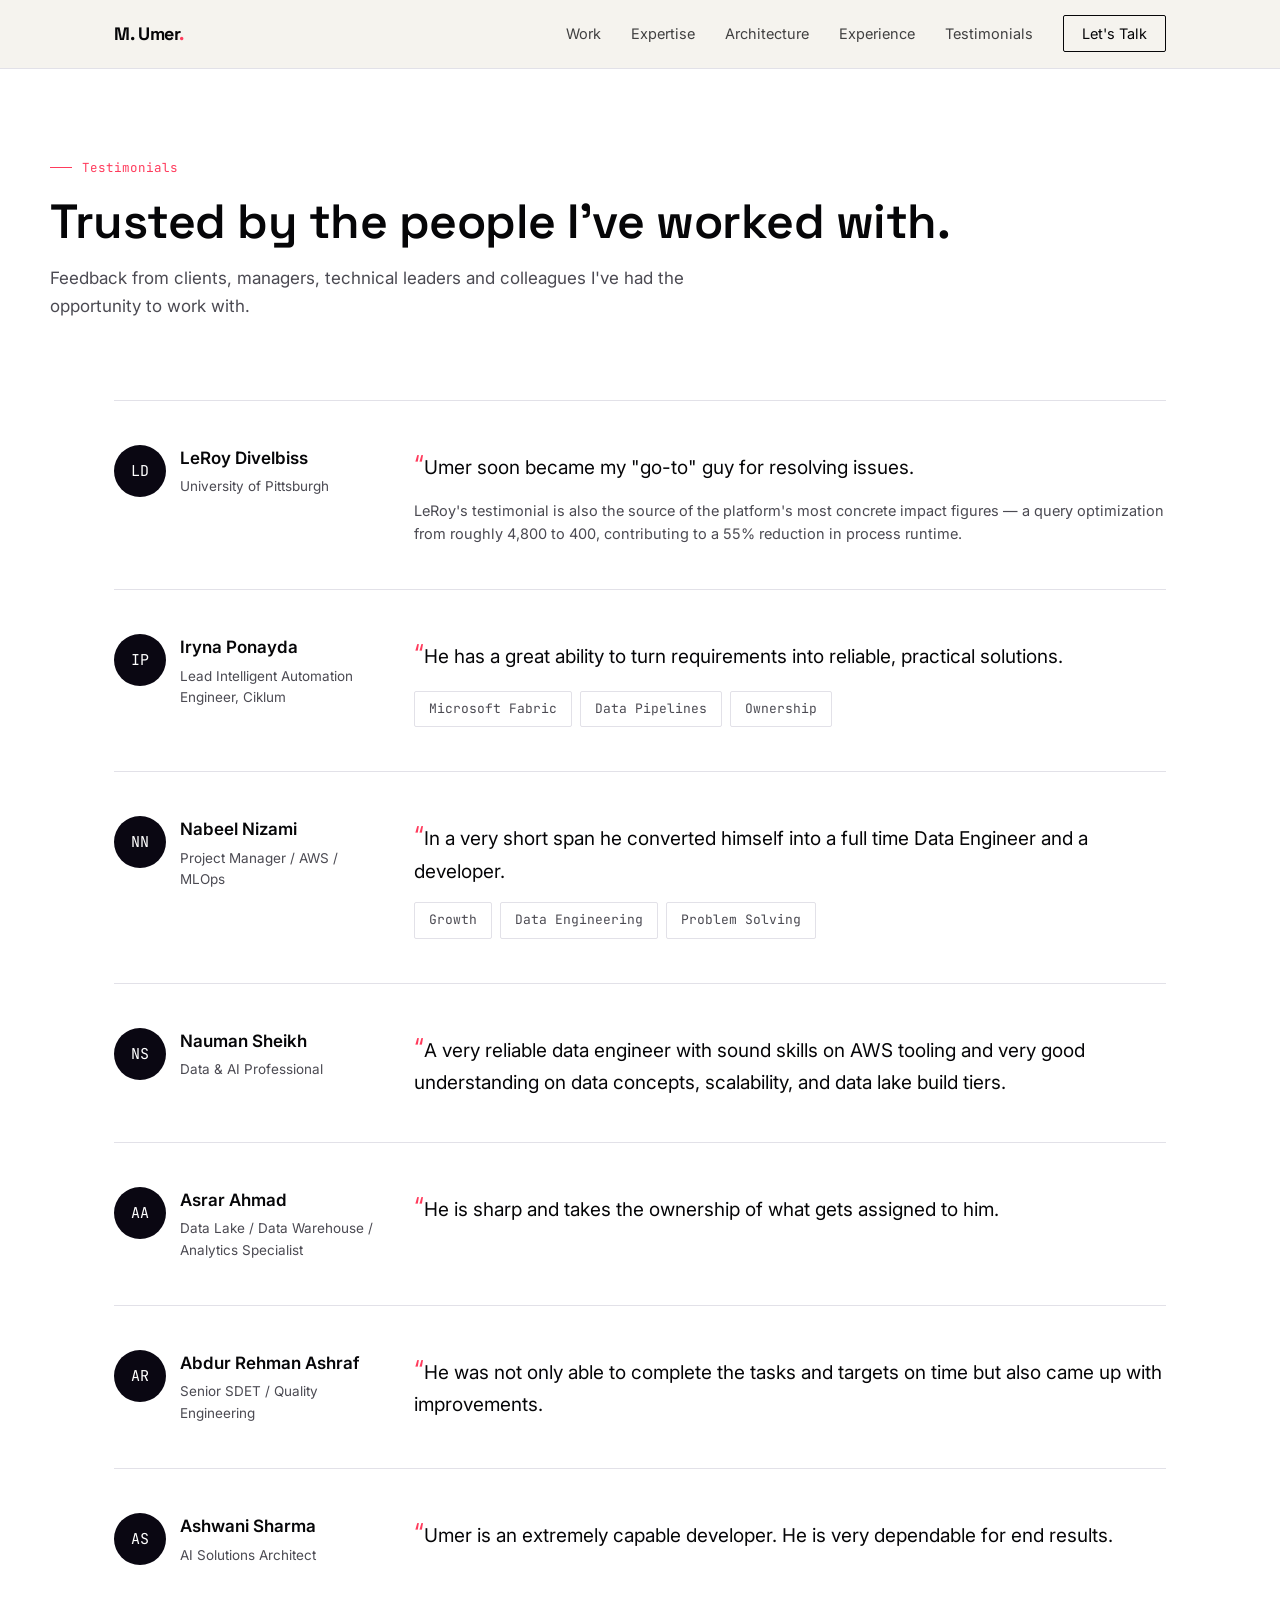
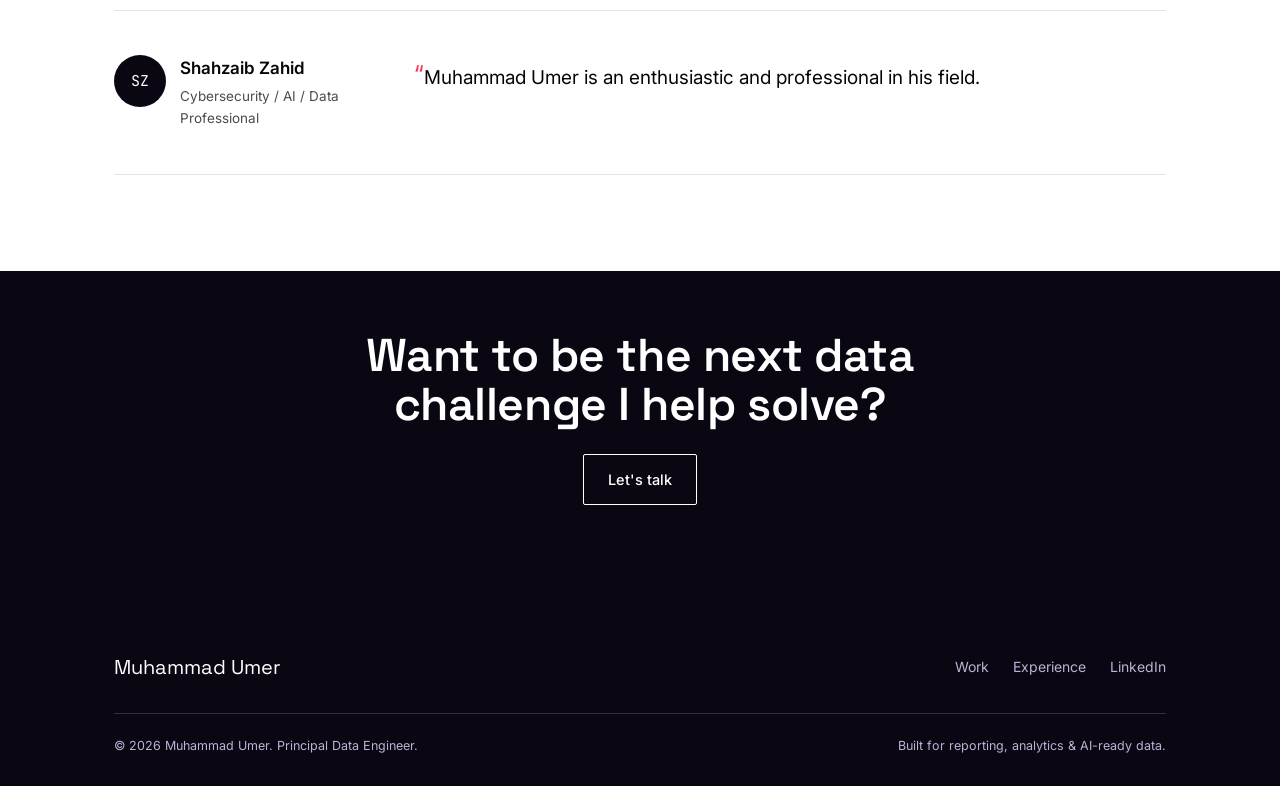
<file: testimonials.html>
<!DOCTYPE html>
<html lang="en">
<head>
<meta charset="UTF-8">
<meta name="viewport" content="width=device-width, initial-scale=1.0">
<title>Testimonials — Muhammad Umer | Principal Data Engineer</title>
<meta name="description" content="Testimonials for Muhammad Umer from clients, managers, technical leaders and colleagues across data engineering and AWS/Fabric-based projects.">
<link rel="icon" href="data:,">
<link rel="preconnect" href="https://fonts.googleapis.com">
<link href="https://fonts.googleapis.com/css2?family=Space+Grotesk:wght@500;600;700&family=Inter:wght@400;500;600&family=JetBrains+Mono:wght@400;500&display=swap" rel="stylesheet">
<link rel="stylesheet" href="style.css">
<style>
  .tx-hero{ padding:150px 0 60px; }
  .tx-list{ display:flex; flex-direction:column; }
  .tx-card{ border-top:1px solid var(--line); padding:44px 0; display:grid; grid-template-columns:260px 1fr; gap:40px; }
  .tx-list .tx-card:last-child{ border-bottom:1px solid var(--line); }
  .tx-who{ display:flex; gap:14px; align-items:flex-start; }
  .tx-avatar{ width:52px; height:52px; border-radius:50%; background:var(--charcoal); color:var(--paper); display:flex; align-items:center; justify-content:center; font-family:var(--font-mono); font-size:15px; flex-shrink:0; }
  .tx-name{ font-size:17px; font-weight:600; }
  .tx-role{ font-size:13.5px; color:var(--muted); margin-top:4px; }
  .tx-quote{ font-size:19px; line-height:1.55; }
  .tx-quote::before{ content:"“"; color:var(--teal); font-size:26px; }
  .tx-link{ margin-top:16px; display:inline-block; font-size:13.5px; color:var(--teal); }
  @media (max-width:760px){ .tx-card{ grid-template-columns:1fr; } }
</style>
</head>
<body>

<nav class="nav">
  <div class="wrap">
    <a href="index.html" class="nav-mark">M. Umer<span>.</span></a>
    <ul class="nav-links" id="navLinks">
      <li><a href="index.html#work">Work</a></li>
      <li><a href="index.html#expertise">Expertise</a></li>
      <li><a href="index.html#architecture">Architecture</a></li>
      <li><a href="experience.html">Experience</a></li>
      <li><a href="testimonials.html">Testimonials</a></li>
      <li><a href="index.html#contact" class="nav-cta" data-open-modal>Let's Talk</a></li>
    </ul>
    <button class="nav-toggle" id="navToggle" aria-label="Toggle menu">
      <svg width="24" height="18" viewBox="0 0 24 18"><rect width="24" height="2" fill="currentColor"/><rect y="8" width="24" height="2" fill="currentColor"/><rect y="16" width="24" height="2" fill="currentColor"/></svg>
    </button>
  </div>
</nav>

<header class="tx-hero wrap">
  <div class="eyebrow">Testimonials</div>
  <h1 class="h-lg" style="font-size:clamp(30px,4.5vw,48px);">Trusted by the people I've worked with.</h1>
  <p class="kicker" style="margin-top:18px;">Feedback from clients, managers, technical leaders and colleagues I've had the opportunity to work with.</p>
</header>

<section class="section" style="padding-top:20px;">
  <div class="wrap tx-list">

    <div class="tx-card">
      <div class="tx-who">
        <div class="tx-avatar">LD</div>
        <div><div class="tx-name">LeRoy Divelbiss</div><div class="tx-role">University of Pittsburgh</div></div>
      </div>
      <div>
        <p class="tx-quote">Umer soon became my "go-to" guy for resolving issues.</p>
        <p style="margin-top:14px; color:var(--muted); font-size:14.5px;">LeRoy's testimonial is also the source of the platform's most concrete impact figures — a query optimization from roughly 4,800 to 400, contributing to a 55% reduction in process runtime.</p>
      </div>
    </div>

    <div class="tx-card">
      <div class="tx-who">
        <div class="tx-avatar">IP</div>
        <div><div class="tx-name">Iryna Ponayda</div><div class="tx-role">Lead Intelligent Automation Engineer, Ciklum</div></div>
      </div>
      <div>
        <p class="tx-quote">He has a great ability to turn requirements into reliable, practical solutions.</p>
        <div style="display:flex; gap:8px; margin-top:16px; flex-wrap:wrap;">
          <span class="chip">Microsoft Fabric</span><span class="chip">Data Pipelines</span><span class="chip">Ownership</span>
        </div>
      </div>
    </div>

    <div class="tx-card">
      <div class="tx-who">
        <div class="tx-avatar">NN</div>
        <div><div class="tx-name">Nabeel Nizami</div><div class="tx-role">Project Manager / AWS / MLOps</div></div>
      </div>
      <div>
        <p class="tx-quote">In a very short span he converted himself into a full time Data Engineer and a developer.</p>
        <div style="display:flex; gap:8px; margin-top:16px; flex-wrap:wrap;">
          <span class="chip">Growth</span><span class="chip">Data Engineering</span><span class="chip">Problem Solving</span>
        </div>
      </div>
    </div>

    <div class="tx-card">
      <div class="tx-who">
        <div class="tx-avatar">NS</div>
        <div><div class="tx-name">Nauman Sheikh</div><div class="tx-role">Data &amp; AI Professional</div></div>
      </div>
      <div>
        <p class="tx-quote">A very reliable data engineer with sound skills on AWS tooling and very good understanding on data concepts, scalability, and data lake build tiers.</p>
      </div>
    </div>

    <div class="tx-card">
      <div class="tx-who">
        <div class="tx-avatar">AA</div>
        <div><div class="tx-name">Asrar Ahmad</div><div class="tx-role">Data Lake / Data Warehouse / Analytics Specialist</div></div>
      </div>
      <div>
        <p class="tx-quote">He is sharp and takes the ownership of what gets assigned to him.</p>
      </div>
    </div>

    <div class="tx-card">
      <div class="tx-who">
        <div class="tx-avatar">AR</div>
        <div><div class="tx-name">Abdur Rehman Ashraf</div><div class="tx-role">Senior SDET / Quality Engineering</div></div>
      </div>
      <div>
        <p class="tx-quote">He was not only able to complete the tasks and targets on time but also came up with improvements.</p>
      </div>
    </div>

    <div class="tx-card">
      <div class="tx-who">
        <div class="tx-avatar">AS</div>
        <div><div class="tx-name">Ashwani Sharma</div><div class="tx-role">AI Solutions Architect</div></div>
      </div>
      <div>
        <p class="tx-quote">Umer is an extremely capable developer. He is very dependable for end results.</p>
      </div>
    </div>

    <div class="tx-card">
      <div class="tx-who">
        <div class="tx-avatar">SZ</div>
        <div><div class="tx-name">Shahzaib Zahid</div><div class="tx-role">Cybersecurity / AI / Data Professional</div></div>
      </div>
      <div>
        <p class="tx-quote">Muhammad Umer is an enthusiastic and professional in his field.</p>
      </div>
    </div>

  </div>
</section>

<section class="section on-dark" style="padding-top:60px;">
  <div class="wrap" style="text-align:center;">
    <h2 class="h-lg" style="margin:0 auto 24px; max-width:600px;">Want to be the next data challenge I help solve?</h2>
    <a href="index.html#contact" class="btn btn-outline" data-open-modal>Let's talk</a>
  </div>
</section>

<footer>
  <div class="wrap">
    <div class="footer-top">
      <div class="footer-mark">Muhammad Umer</div>
      <div class="footer-links">
        <a href="index.html#work">Work</a>
        <a href="experience.html">Experience</a>
        <a href="https://www.linkedin.com/in/muhammad-u-a6a178114/" target="_blank" rel="noopener">LinkedIn</a>
      </div>
    </div>
    <div class="footer-bottom">
      <span>© <span id="year"></span> Muhammad Umer. Principal Data Engineer.</span>
      <span>Built for reporting, analytics &amp; AI-ready data.</span>
    </div>
  </div>
</footer>

<!-- ============ CONTACT MODAL (shared) ============ -->
<div class="modal-overlay" id="modalOverlay">
  <div class="modal">
    <button class="modal-close" id="modalClose" aria-label="Close">&times;</button>
    <h3>Let's talk about your data.</h3>
    <p class="kicker">Tell me a bit about what you're working on — I'll get back to you by email.</p>
    <form id="contactForm" action="https://formsubmit.co/umeraleem1001@gmail.com" method="POST">
      <input type="hidden" name="_subject" value="New message from your website">
      <input type="hidden" name="_captcha" value="false">
      <input type="hidden" name="_template" value="table">
      <div class="form-two">
        <div class="form-row"><label for="f-name">Name</label><input type="text" id="f-name" name="Name" required></div>
        <div class="form-row"><label for="f-email">Email</label><input type="email" id="f-email" name="Email" required></div>
      </div>
      <div class="form-row"><label for="f-company">Company</label><input type="text" id="f-company" name="Company"></div>
      <div class="form-row">
        <label for="f-need">What are you looking for?</label>
        <select id="f-need" name="Looking for">
          <option>Data Platform</option><option>Data Engineering</option><option>Cloud Migration</option><option>Data Architecture</option><option>Reporting &amp; Analytics</option><option>AI / Data Chatbot</option><option>Data Quality</option><option>Consulting</option><option>Other</option>
        </select>
      </div>
      <div class="form-row"><label for="f-message">Message</label><textarea id="f-message" name="Message" required></textarea></div>
      <button type="submit" class="btn btn-solid" style="width:100%; justify-content:center;">Let's talk</button>
      <div class="form-status" id="formStatus"></div>
    </form>
  </div>
</div>

<script src="script.js"></script>
</body>
</html>
</file>
<file: style.css>
/* ============================================================
   Muhammad Umer — Principal Data Engineer
   Design tokens
   ============================================================ */
:root{
  /* ---- Vibrant / high-contrast variant ---- */
  --ink:        #060608;   /* true near-black, primary text on light */
  --paper:      #FFFFFF;   /* pure white background */
  --paper-dim:  #F1F0F4;   /* light panel */
  --charcoal:   #0A0712;   /* deep near-black with a violet cast */
  --charcoal-2: #17101F;   /* dark panel */
  --line:       #E2E1E8;   /* hairline on light */
  --line-dark:  #362A4A;   /* hairline on dark, violet-tinted */
  --muted:      #4B4A52;   /* muted text on light */
  --muted-dark: #BDB2D6;   /* muted text on dark, lavender */
  --teal:       #FF3B5C;   /* signal accent — vivid coral/red, data flow */
  --teal-soft:  #FF7590;
  --teal-glow:  rgba(255,59,92,0.24);
  --amber:      #00E5FF;   /* rare second accent — vivid cyan for highlight numerals */

  --font-head: 'Space Grotesk', 'Arial Narrow', sans-serif;
  --font-body: 'Inter', -apple-system, BlinkMacSystemFont, sans-serif;
  --font-mono: 'JetBrains Mono', 'SFMono-Regular', monospace;

  --maxw: 1180px;
  --pad: clamp(20px, 5vw, 64px);
}

*{ box-sizing:border-box; }
html{ scroll-behavior:smooth; }
body{
  margin:0;
  background:var(--paper);
  color:var(--ink);
  font-family:var(--font-body);
  font-size:16px;
  line-height:1.6;
  -webkit-font-smoothing:antialiased;
  overflow-x:hidden;
}
img{ max-width:100%; display:block; }
a{ color:inherit; text-decoration:none; }
h1,h2,h3,h4{
  font-family:var(--font-head);
  font-weight:600;
  line-height:1.08;
  margin:0;
  letter-spacing:-0.01em;
}
p{ margin:0; }
ul{ margin:0; padding:0; list-style:none; }
button{ font-family:inherit; }

@media (prefers-reduced-motion: reduce){
  *{ animation-duration:0.001ms !important; animation-iteration-count:1 !important; transition-duration:0.001ms !important; scroll-behavior:auto !important; }
}

:focus-visible{ outline:2px solid var(--teal); outline-offset:3px; }

.wrap{ max-width:var(--maxw); margin:0 auto; padding-left:var(--pad); padding-right:var(--pad); width:100%; }
.section{ padding:96px 0; position:relative; }
.section--tight{ padding:56px 0; }
.on-dark{ background:var(--charcoal); color:var(--paper); }
.on-dim{ background:var(--paper-dim); }

.eyebrow{
  font-family:var(--font-mono);
  font-size:12.5px;
  color:var(--teal);
  display:inline-flex;
  align-items:center;
  gap:10px;
  margin-bottom:18px;
}
.eyebrow::before{
  content:"";
  width:22px; height:1px;
  background:var(--teal);
  display:inline-block;
}
.on-dark .eyebrow{ color:var(--teal-soft); }

.kicker{ color:var(--muted); font-size:17px; max-width:640px; }
.on-dark .kicker{ color:var(--muted-dark); }

h2.h-lg{ font-size:clamp(30px,4vw,46px); max-width:820px; }
.section-head{ margin-bottom:52px; }
.section-head p{ margin-top:16px; }

/* ---------------- Nav ---------------- */
.nav{
  position:fixed; top:0; left:0; right:0; z-index:80;
  background:rgba(244,242,236,0.86);
  backdrop-filter:blur(10px);
  border-bottom:1px solid var(--line);
}
.nav .wrap{ display:flex; align-items:center; justify-content:space-between; height:68px; }
.nav-mark{ font-family:var(--font-head); font-weight:700; font-size:18px; letter-spacing:-0.02em; }
.nav-mark span{ color:var(--teal); }
.nav-links{ display:flex; align-items:center; gap:30px; }
.nav-links a{ font-size:14.5px; color:var(--ink); opacity:0.75; transition:opacity .15s; }
.nav-links a:hover{ opacity:1; }
.nav-cta{
  border:1px solid var(--ink); padding:9px 18px; border-radius:2px;
  font-size:14px; opacity:1 !important;
}
.nav-cta:hover{ background:var(--ink); color:var(--paper); }
.nav-toggle{ display:none; background:none; border:0; cursor:pointer; }

@media (max-width:860px){
  .nav-links{
    position:fixed; inset:68px 0 0 0; background:var(--paper);
    flex-direction:column; align-items:flex-start; padding:32px var(--pad);
    gap:22px; transform:translateX(100%); transition:transform .28s ease;
  }
  .nav-links.open{ transform:translateX(0); }
  .nav-links a{ font-size:20px; opacity:1; }
  .nav-toggle{ display:block; }
}

/* ---------------- Hero ---------------- */
.hero{
  padding:150px 0 90px;
  background:
    radial-gradient(1100px 500px at 78% -8%, var(--teal-glow), transparent 60%),
    var(--paper);
}
.hero-grid{ display:grid; grid-template-columns:1.1fr 0.9fr; gap:56px; align-items:center; }
.hero-name{ font-size:14px; font-family:var(--font-mono); color:var(--muted); margin-bottom:22px; }
.hero h1{ font-size:clamp(34px,5.2vw,62px); }
.hero h1 em{ font-style:normal; color:var(--teal); }
.hero-sub{ margin-top:22px; font-size:18px; color:var(--muted); max-width:520px; }
.hero-ctas{ display:flex; flex-wrap:wrap; gap:14px; margin-top:34px; }

.btn{
  display:inline-flex; align-items:center; gap:8px;
  padding:13px 24px; font-size:14.5px; font-weight:500;
  border-radius:2px; cursor:pointer; border:1px solid transparent;
  transition:transform .15s ease, background .15s ease, color .15s ease, border-color .15s ease;
}
.btn:active{ transform:translateY(1px); }
.btn-solid{ background:var(--ink); color:var(--paper); }
.btn-solid:hover{ background:var(--teal); }
.btn-outline{ border-color:var(--ink); color:var(--ink); }
.btn-outline:hover{ background:var(--ink); color:var(--paper); }
.on-dark .btn-outline{ border-color:var(--paper); color:var(--paper); }
.on-dark .btn-outline:hover{ background:var(--paper); color:var(--charcoal); }

/* Hero flow diagram */
.flow-card{
  background:var(--charcoal); border-radius:4px; padding:30px 26px;
  border:1px solid var(--line-dark);
}
.flow-card .flow-caption{
  font-family:var(--font-mono); font-size:11.5px; color:var(--muted-dark);
  margin-top:16px; text-align:center;
}
.flow-svg{ width:100%; height:auto; display:block; }
.flow-path{
  stroke-dasharray:6 8;
  animation:flowmove 4.5s linear infinite;
}
@keyframes flowmove{ to{ stroke-dashoffset:-140; } }
.flow-node rect{ fill:var(--charcoal-2); stroke:var(--line-dark); }
.flow-node text{ fill:var(--paper); font-family:var(--font-mono); font-size:10.5px; }
.flow-node.is-ai rect{ stroke:var(--teal-soft); }
.flow-node.is-ai text{ fill:var(--teal-soft); }

/* ---------------- Trust bar ---------------- */
.trust{ border-top:1px solid var(--line); border-bottom:1px solid var(--line); padding:26px 0; }
.trust .wrap{ display:flex; align-items:center; gap:28px; flex-wrap:wrap; justify-content:space-between; }
.trust-label{ font-family:var(--font-mono); font-size:12px; color:var(--muted); white-space:nowrap; }
.trust-items{ display:flex; flex-wrap:wrap; gap:10px 30px; }
.trust-items span{ font-family:var(--font-mono); font-size:14px; color:var(--ink); opacity:0.8; }

/* ---------------- Big idea ---------------- */
.idea-statement{ font-size:clamp(24px,3.4vw,36px); max-width:760px; margin-bottom:18px; }
.idea-cards{ display:grid; grid-template-columns:repeat(3,1fr); gap:1px; background:var(--line); margin-top:56px; border:1px solid var(--line); }
.idea-card{ background:var(--paper); padding:38px 32px; }
.idea-num{ font-family:var(--font-mono); color:var(--teal); font-size:13px; }
.idea-card h3{ font-size:22px; margin:18px 0 12px; }
.idea-card p{ color:var(--muted); font-size:15px; }

/* ---------------- About ---------------- */
.about-grid{ display:grid; grid-template-columns:0.85fr 1.15fr; gap:60px; align-items:start; }
.about-photo{ position:relative; }
.about-photo img{ border-radius:3px; width:100%; }
.about-photo-cap{ font-family:var(--font-mono); font-size:11.5px; color:var(--muted); margin-top:12px; }
.about-copy p{ margin-bottom:18px; color:var(--ink); font-size:16.5px; }
.about-copy p.lead{ font-size:19px; font-weight:500; }
.chip-row{ display:flex; flex-wrap:wrap; gap:10px; margin-top:26px; }
.chip{ border:1px solid var(--line); padding:7px 14px; font-size:13px; font-family:var(--font-mono); border-radius:2px; color:var(--muted); }

/* ---------------- Approach (steps) ---------------- */
.steps{ position:relative; margin-top:20px; }
.steps::before{
  content:""; position:absolute; left:23px; top:10px; bottom:10px; width:1px;
  background:repeating-linear-gradient(var(--line-dark),var(--line-dark) 5px, transparent 5px, transparent 10px);
}
.on-dark .steps::before{ background:repeating-linear-gradient(var(--line-dark),var(--line-dark) 5px, transparent 5px, transparent 10px); }
.step{ display:grid; grid-template-columns:48px 1fr; gap:24px; padding:26px 0; position:relative; }
.step:not(:last-child){ border-bottom:1px solid var(--line-dark); }
.step-num{
  width:48px; height:48px; border-radius:50%; background:var(--charcoal-2);
  border:1px solid var(--teal-soft); display:flex; align-items:center; justify-content:center;
  font-family:var(--font-mono); color:var(--teal-soft); font-size:14px; z-index:1;
}
.step h4{ font-size:19px; color:var(--paper); margin-bottom:6px; }
.step p{ color:var(--muted-dark); font-size:15px; max-width:560px; }

/* ---------------- Expertise ---------------- */
.expertise-list{ display:flex; flex-direction:column; gap:0; }
.expertise-row{
  display:grid; grid-template-columns:280px 1fr; gap:40px;
  padding:34px 0; border-top:1px solid var(--line);
}
.expertise-row:last-child{ border-bottom:1px solid var(--line); }
.expertise-row h3{ font-size:21px; }
.expertise-row .exp-desc{ color:var(--muted); font-size:14.5px; margin-top:10px; }
.tag-grid{ display:flex; flex-wrap:wrap; gap:9px; }
.tag{ background:var(--paper-dim); padding:7px 13px; font-size:13.5px; border-radius:2px; }
.tag.is-focus{ background:transparent; border:1px dashed var(--line); color:var(--muted); }

/* ---------------- Flow diagram (reporting) ---------------- */
.pipeline{ display:flex; align-items:center; flex-wrap:wrap; gap:0; margin-top:46px; }
.pipeline-node{
  font-family:var(--font-mono); font-size:13px; text-align:center; padding:16px 18px;
  border:1px solid var(--line); background:var(--paper); min-width:150px;
}
.pipeline-arrow{ color:var(--teal); font-size:18px; padding:0 8px; }

/* ---------------- AI feature section ---------------- */
.ai-section{ background:var(--charcoal); color:var(--paper); }
.ai-grid{ display:grid; grid-template-columns:1fr 1fr; gap:60px; align-items:start; }
.ai-copy p{ color:var(--muted-dark); font-size:16px; margin-bottom:16px; }
.ai-usecases{ display:grid; grid-template-columns:1fr 1fr; gap:14px; margin-top:36px; }
.usecase{ border:1px solid var(--line-dark); padding:18px 18px; border-radius:2px; }
.usecase .q{ font-family:var(--font-mono); font-size:13px; color:var(--teal-soft); }
.usecase .label{ font-size:12.5px; color:var(--muted-dark); margin-top:8px; }

/* Chat demo */
.chat-demo{
  background:var(--charcoal-2); border:1px solid var(--line-dark); border-radius:4px;
  padding:22px; display:flex; flex-direction:column; gap:14px; min-height:280px;
}
.chat-demo-tag{ font-family:var(--font-mono); font-size:11px; color:var(--amber); border:1px solid var(--amber); align-self:flex-start; padding:3px 9px; border-radius:2px; }
.chat-msg{ max-width:88%; padding:12px 15px; border-radius:3px; font-size:14.5px; line-height:1.5; }
.chat-msg.user{ align-self:flex-end; background:var(--teal); color:#fff; }
.chat-msg.ai{ align-self:flex-start; background:var(--charcoal-2); color:var(--paper); border:1px solid var(--line-dark); }
.chat-trace{ display:flex; gap:8px; flex-wrap:wrap; font-family:var(--font-mono); font-size:11px; color:var(--muted-dark); margin-top:auto; }
.chat-trace span:not(:last-child)::after{ content:"→"; margin-left:8px; color:var(--teal-soft); }
.chat-input-row{ display:flex; gap:10px; margin-top:6px; }
.chat-input-row select{
  flex:1; background:var(--charcoal-2); border:1px solid var(--line-dark); color:var(--paper);
  padding:10px 12px; font-size:13.5px; border-radius:2px; font-family:var(--font-body);
}
.chat-input-row button{
  background:var(--teal); color:#fff; border:0; padding:10px 16px; border-radius:2px; cursor:pointer; font-size:13.5px;
}
.chat-input-row button:hover{ background:var(--teal-soft); }

/* ---------------- Evidence / why it matters ---------------- */
.evidence-grid{ display:grid; grid-template-columns:1fr 1fr; gap:1px; background:var(--line-dark); border:1px solid var(--line-dark); margin-top:50px; }
.evidence-card{ background:var(--charcoal-2); padding:38px 34px; }
.evidence-card .evidence-tag{ font-family:var(--font-mono); font-size:12px; color:var(--teal-soft); }
.evidence-card h3{ color:var(--paper); font-size:21px; margin:14px 0 14px; }
.evidence-card p{ color:var(--muted-dark); font-size:14.5px; margin-bottom:12px; }
.evidence-stat{ font-family:var(--font-head); font-size:30px; color:var(--paper); margin:16px 0 6px; }
.evidence-source{ font-family:var(--font-mono); font-size:11.5px; color:var(--muted-dark); border-top:1px solid var(--line-dark); padding-top:12px; margin-top:18px; }
.evidence-source a{ color:var(--teal-soft); }

/* ---------------- Live widgets (reporting + migration demos) ---------------- */
.widgets-grid{ display:grid; grid-template-columns:1fr 1fr; gap:20px; margin-top:34px; }
.widget-card{ background:var(--charcoal-2); border:1px solid var(--line-dark); border-radius:4px; padding:26px; display:flex; flex-direction:column; gap:16px; min-width:0; }
.widget-head{ display:flex; justify-content:space-between; align-items:flex-start; gap:12px; flex-wrap:wrap; }
.widget-title{ color:var(--paper); font-size:16.5px; font-weight:600; font-family:var(--font-head); }
.widget-sub{ font-family:var(--font-mono); font-size:11.5px; color:var(--muted-dark); margin-top:4px; }
.widget-tag{ font-family:var(--font-mono); font-size:10.5px; color:var(--amber); border:1px solid var(--amber); padding:3px 8px; border-radius:2px; white-space:nowrap; flex-shrink:0; }

/* reporting widget */
.kpi-row{ display:grid; grid-template-columns:repeat(3,1fr); gap:10px; }
.kpi{ background:var(--charcoal-2); border:1px solid var(--line-dark); border-radius:2px; padding:12px; min-width:0; }
.kpi-val{ font-family:var(--font-head); font-size:19px; color:var(--paper); word-break:break-word; }
.kpi-label{ font-family:var(--font-mono); font-size:10px; color:var(--muted-dark); margin-top:4px; }
.bar-chart{ display:flex; align-items:flex-end; gap:10px; height:130px; padding-top:20px; }
.bar-col{ flex:1; display:flex; flex-direction:column; align-items:center; justify-content:flex-end; height:100%; gap:6px; position:relative; min-width:0; }
.bar-diff{ font-family:var(--font-mono); font-size:9.5px; color:var(--amber); white-space:nowrap; }
.bar-pair{ display:flex; align-items:flex-end; gap:3px; height:100%; width:100%; justify-content:center; }
.bar-fill{ width:40%; border-radius:2px 2px 0 0; transition:height .6s cubic-bezier(.4,0,.2,1); }
.bar-fill.desired{ background:var(--line-dark); border:1px solid var(--muted-dark); }
.bar-fill.actual{ background:linear-gradient(180deg, var(--teal-soft), var(--teal)); }
.bar-name{ font-family:var(--font-mono); font-size:9.5px; color:var(--muted-dark); text-align:center; }
.bar-legend{ display:flex; gap:16px; font-family:var(--font-mono); font-size:10.5px; color:var(--muted-dark); }
.bar-legend span{ display:inline-flex; align-items:center; gap:6px; }
.bar-legend i{ width:9px; height:9px; border-radius:2px; display:inline-block; }
.bar-legend i.desired{ background:var(--line-dark); border:1px solid var(--muted-dark); }
.bar-legend i.actual{ background:var(--teal); }

/* migration widget */
.source-chips{ display:flex; gap:8px; flex-wrap:wrap; }
.source-chip{ font-family:var(--font-mono); font-size:11px; color:var(--paper); background:var(--charcoal); border:1px solid var(--line-dark); padding:6px 10px; border-radius:2px; white-space:nowrap; }
.source-chip em{ font-style:normal; color:var(--teal-soft); margin-left:6px; }
.migration-track{ position:relative; padding:26px 0 10px; }
.migration-stages{ display:flex; justify-content:space-between; }
.migration-stage{ display:flex; flex-direction:column; align-items:center; gap:8px; flex:1; min-width:0; }
.migration-dot{ width:14px; height:14px; border-radius:50%; background:var(--charcoal); border:1.5px solid var(--line-dark); transition:background .3s, border-color .3s; z-index:1; }
.migration-dot.done{ background:var(--teal); border-color:var(--teal); }
.migration-stage-label{ font-family:var(--font-mono); font-size:9.5px; color:var(--muted-dark); text-align:center; }
.migration-line{ position:absolute; top:33px; left:12%; right:12%; height:2px; background:var(--line-dark); }
.migration-line-fill{ position:absolute; top:0; left:0; height:100%; width:0%; background:var(--teal); transition:width .1s linear; }
.migration-progress-row{ display:flex; justify-content:space-between; align-items:baseline; font-family:var(--font-mono); font-size:12px; color:var(--muted-dark); gap:10px; flex-wrap:wrap; }
.migration-progress-row strong{ color:var(--paper); font-size:15px; }
.progress-bar{ height:6px; background:var(--charcoal); border-radius:3px; overflow:hidden; }
.progress-bar-fill{ height:100%; width:0%; background:var(--teal); border-radius:3px; transition:width .1s linear; }
.widget-btn{ align-self:flex-start; background:var(--teal); color:#fff; border:0; padding:9px 16px; border-radius:2px; cursor:pointer; font-size:13px; font-family:var(--font-body); }
.widget-btn:hover{ background:var(--teal-soft); }
.widget-btn:disabled{ opacity:0.5; cursor:not-allowed; }

@media (max-width:960px){
  .evidence-grid, .widgets-grid{ grid-template-columns:1fr; }
}
@media (max-width:520px){
  .widget-card{ padding:18px; gap:14px; }
  .kpi-row{ grid-template-columns:1fr 1fr 1fr; gap:6px; }
  .kpi{ padding:8px; }
  .kpi-val{ font-size:14.5px; }
  .kpi-label{ font-size:8.5px; }
  .bar-chart{ height:110px; gap:5px; }
  .bar-name, .bar-diff{ font-size:8px; }
  .source-chip{ font-size:9.5px; padding:5px 8px; }
  .migration-stage-label{ font-size:8px; }
  .migration-line{ left:9%; right:9%; }
}

/* ---------------- Differentiator statement ---------------- */
.statement{ text-align:left; }
.statement h2{ font-size:clamp(28px,4vw,44px); max-width:820px; }
.statement p{ margin-top:20px; color:var(--muted); font-size:17px; max-width:640px; }

/* ---------------- Projects ---------------- */
.project{ border-top:1px solid var(--line); padding:44px 0; }
.project:last-child{ border-bottom:1px solid var(--line); }
.project-head{
  display:flex; justify-content:space-between; align-items:baseline; gap:20px; cursor:pointer;
}
.project-head h3{ font-size:24px; }
.project-index{ font-family:var(--font-mono); color:var(--teal); font-size:13px; }
.project-toggle{ font-family:var(--font-mono); font-size:20px; color:var(--muted); transition:transform .2s; }
.project.is-open .project-toggle{ transform:rotate(45deg); }
.project-body{
  display:grid; grid-template-rows:0fr; transition:grid-template-rows .3s ease;
}
.project.is-open .project-body{ grid-template-rows:1fr; }
.project-body-inner{ overflow:hidden; }
.project-cols{ display:grid; grid-template-columns:1fr 1fr 1fr; gap:30px; margin-top:26px; }
.project-col h5{ font-family:var(--font-mono); font-size:11.5px; color:var(--muted); text-transform:none; margin-bottom:8px; }
.project-col p{ font-size:14.5px; color:var(--ink); }
.project-tags{ display:flex; flex-wrap:wrap; gap:7px; margin-top:6px; }
.project-tags span{ font-family:var(--font-mono); font-size:12px; background:var(--paper-dim); padding:5px 10px; border-radius:2px; }

/* ---------------- Architecture ---------------- */
.arch-list{ display:grid; grid-template-columns:1fr 1fr; gap:20px; }
.arch-card{ border:1px solid var(--line-dark); padding:26px; border-radius:2px; }
.arch-card h4{ color:var(--paper); font-size:18px; }
.arch-card .arch-meta{ font-family:var(--font-mono); font-size:12px; color:var(--teal-soft); margin-top:6px; }
.arch-card p{ color:var(--muted-dark); font-size:14px; margin-top:14px; }

/* ---------------- Career timeline ---------------- */
.timeline{ display:flex; gap:0; overflow-x:auto; margin-top:50px; padding-bottom:10px; }
.tl-item{ min-width:190px; flex:1; padding-right:24px; position:relative; }
.tl-item::before{ content:""; position:absolute; top:8px; left:0; right:24px; height:1px; background:var(--line); }
.tl-item:last-child::before{ display:none; }
.tl-year{ font-family:var(--font-mono); font-size:13px; color:var(--teal); }
.tl-dot{ width:9px; height:9px; border-radius:50%; background:var(--teal); position:absolute; top:4px; left:0; }
.tl-role{ margin-top:20px; font-size:17px; font-weight:600; }

/* ---------------- Impact ---------------- */
.impact-grid{ display:grid; grid-template-columns:repeat(3,1fr); gap:1px; background:var(--line); border:1px solid var(--line); margin-top:10px; }
.impact-card{ background:var(--paper); padding:36px 30px; }
.impact-num{ font-family:var(--font-head); font-size:38px; color:var(--teal); }
.impact-label{ margin-top:10px; font-size:15px; font-weight:600; }
.impact-desc{ margin-top:8px; font-size:13.5px; color:var(--muted); }

/* ---------------- Testimonials ---------------- */
.t-grid{ display:grid; grid-template-columns:repeat(3,1fr); gap:20px; }
.t-card{ border:1px solid var(--line); padding:26px; border-radius:2px; background:var(--paper); display:flex; flex-direction:column; height:100%; }
.t-quote{ font-size:16px; line-height:1.5; flex:1; }
.t-quote::before{ content:"“"; color:var(--teal); font-size:22px; }
.t-foot{ margin-top:20px; display:flex; align-items:center; gap:12px; }
.t-avatar{ width:38px; height:38px; border-radius:50%; background:var(--charcoal); color:var(--paper); display:flex; align-items:center; justify-content:center; font-family:var(--font-mono); font-size:13px; flex-shrink:0; }
.t-name{ font-size:14.5px; font-weight:600; }
.t-role{ font-size:12.5px; color:var(--muted); }
.t-tags{ display:flex; gap:6px; flex-wrap:wrap; margin-top:14px; }
.t-tags span{ font-family:var(--font-mono); font-size:11px; color:var(--muted); border:1px solid var(--line); padding:3px 8px; border-radius:2px; }
.t-link{ margin-top:14px; font-size:13px; color:var(--teal); display:inline-flex; align-items:center; gap:6px; }

/* ---------------- Achievements ---------------- */
.ach-grid{ display:grid; grid-template-columns:repeat(5,1fr); gap:20px; }
.ach-card{ text-align:left; }
.ach-num{ font-family:var(--font-head); font-size:28px; color:var(--paper); }
.ach-label{ font-size:13.5px; color:var(--muted-dark); margin-top:8px; }

.edu-grid{ display:grid; grid-template-columns:1fr 1fr; gap:24px; margin-top:20px; }
.edu-card{ border-top:1px solid var(--line-dark); padding-top:16px; }
.edu-card h4{ color:var(--paper); font-size:17px; }
.edu-card p{ color:var(--muted-dark); font-size:14px; margin-top:6px; }
.cert-list{ margin-top:36px; display:flex; flex-direction:column; gap:10px; }
.cert-list li{ display:flex; justify-content:space-between; border-top:1px solid var(--line-dark); padding:12px 0; font-size:14.5px; color:var(--muted-dark); }
.cert-list li span:first-child{ color:var(--paper); }

/* ---------------- Contact ---------------- */
.contact-section{ text-align:left; }
.contact-grid{ display:grid; grid-template-columns:1.2fr 0.8fr; gap:60px; align-items:end; }
.contact-links{ display:flex; flex-direction:column; gap:14px; margin-top:30px; }
.contact-link{ display:flex; justify-content:space-between; border-top:1px solid var(--line); padding:14px 0; font-size:15px; }
.contact-link span:last-child{ color:var(--muted); font-family:var(--font-mono); font-size:13.5px; }

/* ---------------- Footer ---------------- */
footer{ background:var(--charcoal); color:var(--muted-dark); padding:50px 0 30px; }
.footer-top{ display:flex; justify-content:space-between; align-items:center; flex-wrap:wrap; gap:20px; border-bottom:1px solid var(--line-dark); padding-bottom:30px; }
.footer-mark{ font-family:var(--font-head); font-size:20px; color:var(--paper); }
.footer-links{ display:flex; gap:24px; flex-wrap:wrap; }
.footer-links a{ font-size:14px; }
.footer-links a:hover{ color:var(--paper); }
.footer-bottom{ display:flex; justify-content:space-between; padding-top:22px; font-size:12.5px; flex-wrap:wrap; gap:10px; }

/* ---------------- Modal ---------------- */
.modal-overlay{
  position:fixed; inset:0; background:rgba(14,20,22,0.72); backdrop-filter:blur(3px);
  display:flex; align-items:center; justify-content:center; padding:20px; z-index:200;
  opacity:0; pointer-events:none; transition:opacity .2s ease;
}
.modal-overlay.open{ opacity:1; pointer-events:auto; }
.modal{
  background:var(--paper); max-width:560px; width:100%; border-radius:4px;
  padding:36px; max-height:90vh; overflow-y:auto;
  transform:translateY(14px); transition:transform .25s ease;
}
.modal-overlay.open .modal{ transform:translateY(0); }
.modal-close{ float:right; background:none; border:0; font-size:22px; cursor:pointer; color:var(--muted); line-height:1; }
.modal h3{ font-size:24px; margin-bottom:6px; }
.modal .kicker{ font-size:14.5px; margin-bottom:26px; }
.form-row{ margin-bottom:18px; }
.form-row label{ display:block; font-size:13px; font-family:var(--font-mono); color:var(--muted); margin-bottom:7px; }
.form-row input, .form-row select, .form-row textarea{
  width:100%; padding:11px 13px; border:1px solid var(--line); background:var(--paper);
  font-family:var(--font-body); font-size:14.5px; border-radius:2px; color:var(--ink);
}
.form-row textarea{ resize:vertical; min-height:100px; }
.form-two{ display:grid; grid-template-columns:1fr 1fr; gap:16px; }
.form-status{ font-size:13.5px; margin-top:14px; display:none; }
.form-status.show{ display:block; }
.form-status.ok{ color:var(--teal); }
.form-status.err{ color:#B3492A; }

/* ---------------- Utility / responsive ---------------- */
.mono{ font-family:var(--font-mono); }
@media (max-width:960px){
  .hero-grid, .about-grid, .ai-grid, .contact-grid{ grid-template-columns:1fr; }
  .idea-cards{ grid-template-columns:1fr; }
  .expertise-row{ grid-template-columns:1fr; gap:14px; }
  .impact-grid{ grid-template-columns:1fr; }
  .t-grid{ grid-template-columns:1fr; }
  .ach-grid{ grid-template-columns:repeat(2,1fr); row-gap:30px; }
  .arch-list{ grid-template-columns:1fr; }
  .edu-grid{ grid-template-columns:1fr; }
  .project-cols{ grid-template-columns:1fr; gap:18px; }
  .form-two{ grid-template-columns:1fr; }
  .ai-usecases{ grid-template-columns:1fr; }
}

@media (max-width:700px){
  :root{ --pad: 20px; }
  .section{ padding:64px 0; }
  .hero{ padding:120px 0 56px; }
  h2.h-lg{ font-size:clamp(26px,7vw,34px); }
  .idea-statement{ font-size:clamp(22px,6vw,28px); }
  .statement h2{ font-size:clamp(24px,7vw,30px); }
  .idea-card, .evidence-card{ padding:26px 22px; }
  .expertise-row{ padding:26px 0; }
  .about-photo-cap{ font-size:11px; }
  .step{ grid-template-columns:40px 1fr; gap:16px; }
  .step-num{ width:40px; height:40px; font-size:12px; }
  .pipeline{ gap:8px; }
  .pipeline-node{ min-width:0; flex:1 1 40%; padding:12px; font-size:12px; }
  .pipeline-arrow{ display:none; }
  .chat-usecases, .ai-usecases{ grid-template-columns:1fr; }
  .chat-demo{ padding:18px; min-height:auto; }
  .chat-msg{ max-width:96%; font-size:13.5px; }
  .project-head h3{ font-size:19px; }
  .project-index{ font-size:11px; }
  .arch-card{ padding:20px; }
  .timeline{ gap:0; }
  .tl-item{ min-width:130px; padding-right:16px; }
  .tl-role{ font-size:15px; margin-top:16px; }
  .ach-grid{ grid-template-columns:1fr 1fr; gap:22px; }
  .ach-num{ font-size:24px; }
  .t-card{ padding:20px; }
  .contact-link{ flex-direction:column; align-items:flex-start; gap:4px; }
  .footer-top{ flex-direction:column; align-items:flex-start; }
  .modal{ padding:26px 22px; }
  .modal h3{ font-size:20px; }
  .xp-role{ padding:32px 0; }
  .tx-card{ padding:32px 0; }
}

@media (max-width:420px){
  .hero-name{ font-size:12px; }
  .btn{ width:100%; justify-content:center; }
  .hero-ctas{ flex-direction:column; }
  .hero-ctas .btn{ width:100%; }
  .kpi-row{ grid-template-columns:1fr; }
  .kpi{ display:flex; justify-content:space-between; align-items:center; }
  .idea-num, .project-index, .evidence-tag{ font-size:11px; }
}
</file>
